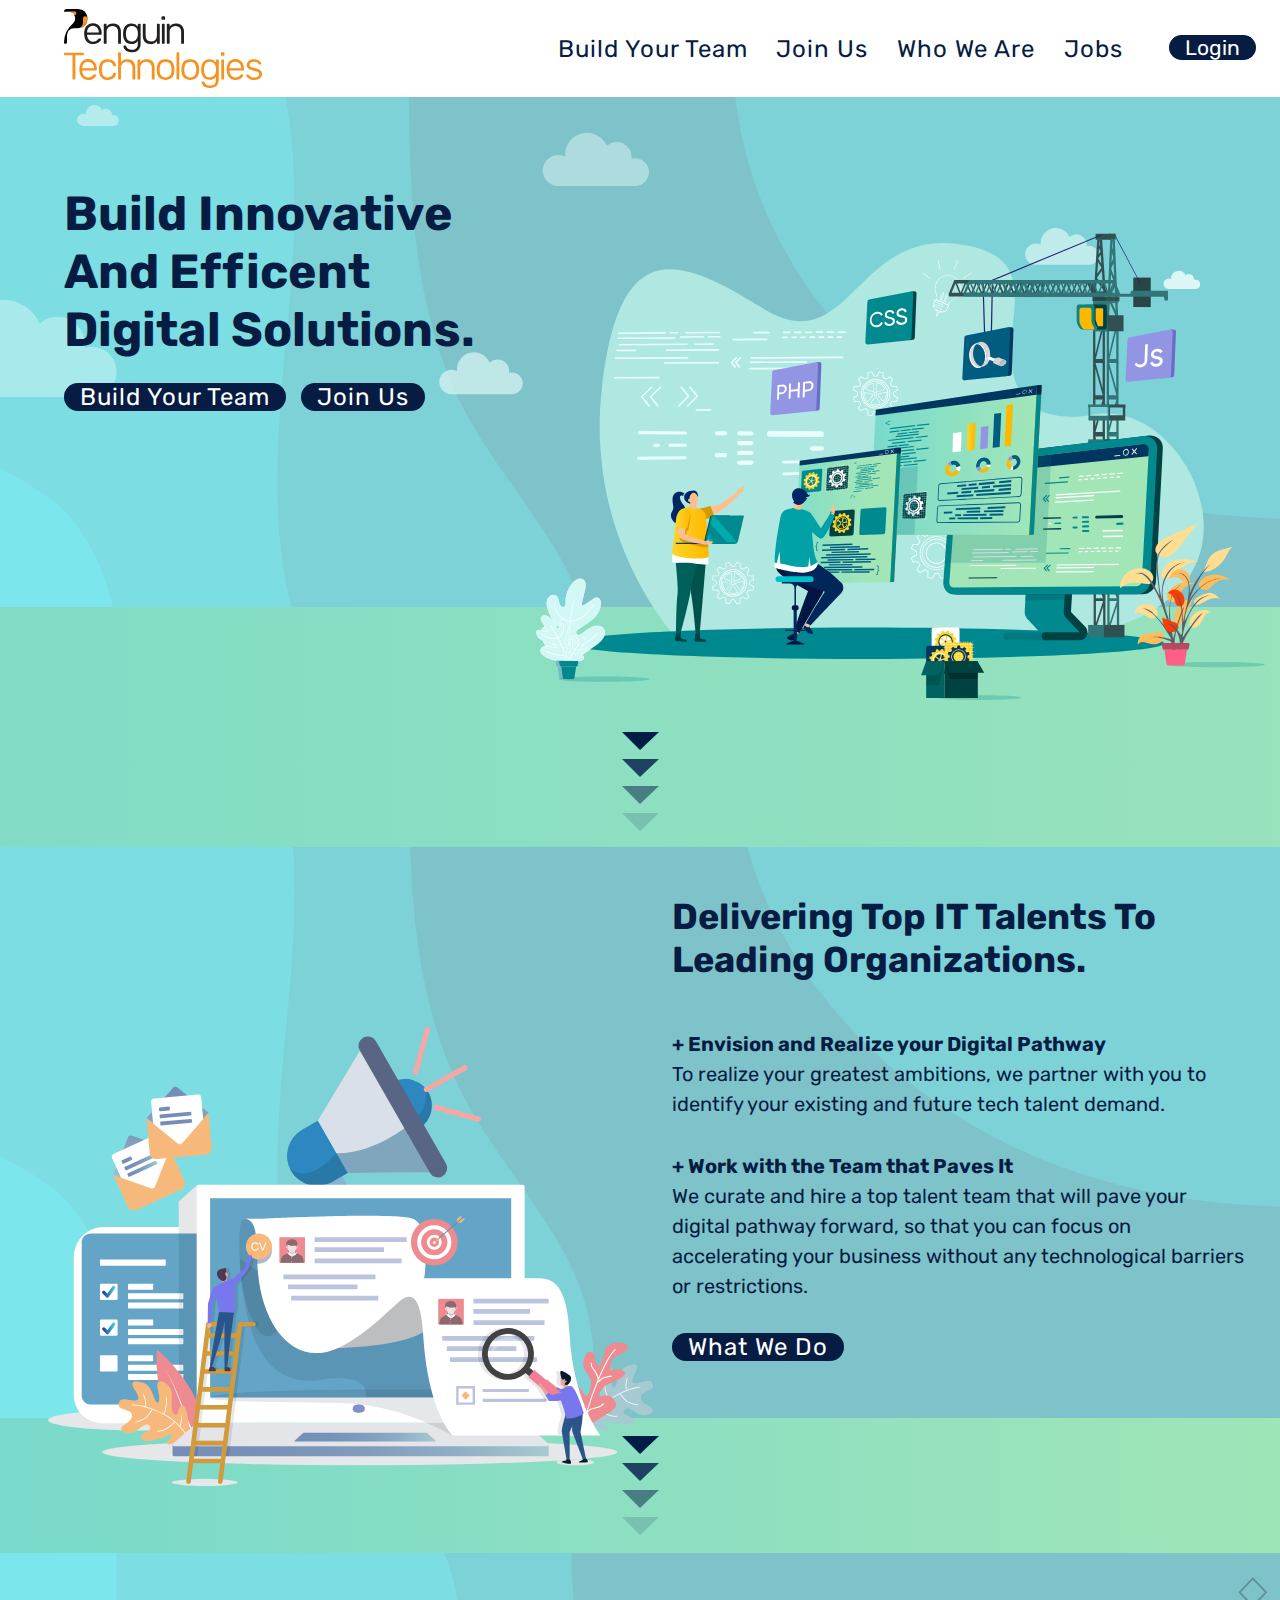
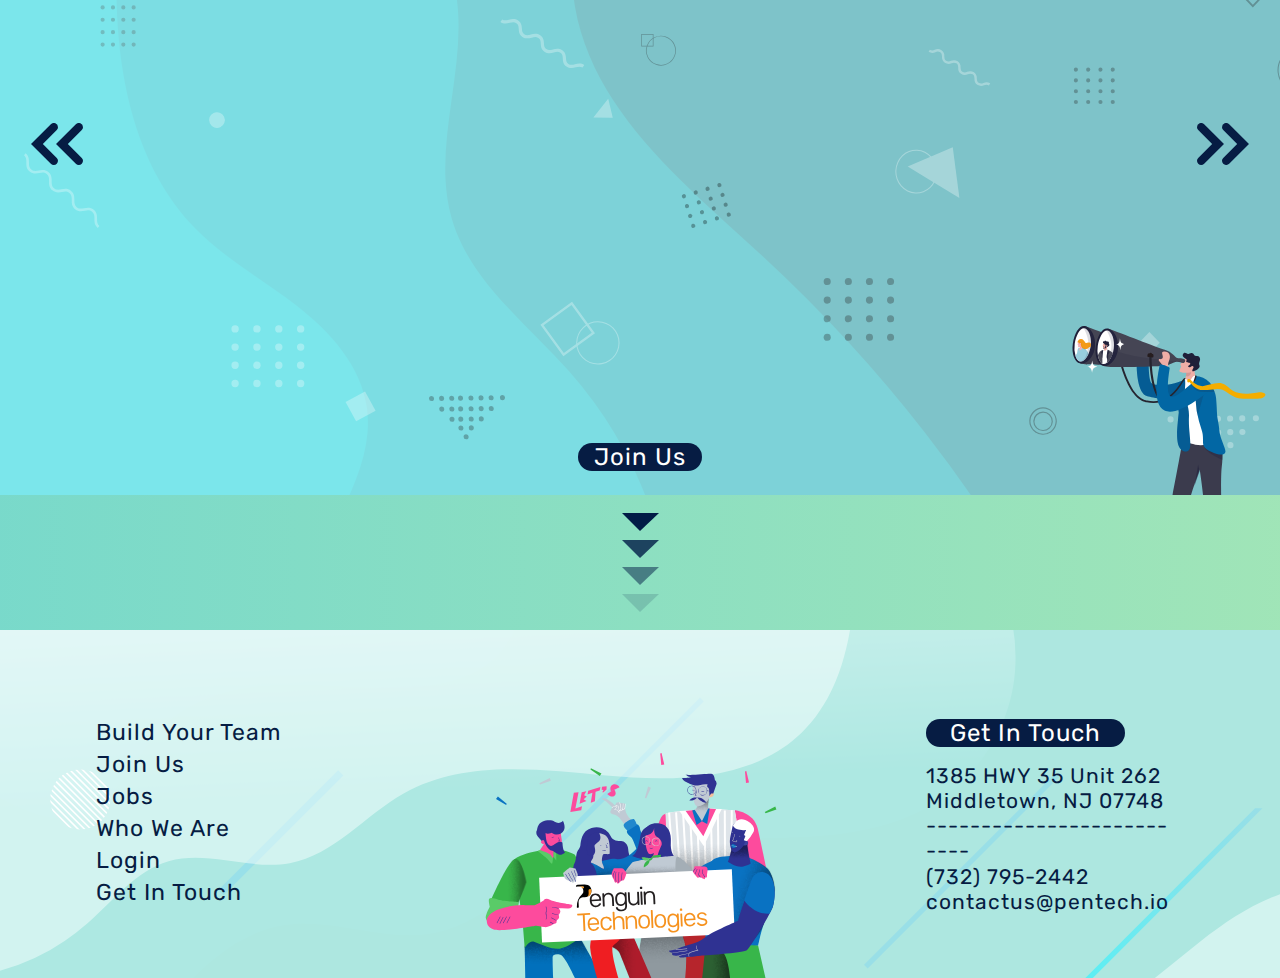
<file: index.html>
<!DOCTYPE html>
<html>

<head>
  <meta charset="utf-8">
  <meta http-equiv="X-UA-Compatible" content="IE=edge">
  <title>Home | Penguin Technologies LLC</title>
  <meta name="description" content="">
  <meta name="viewport" content="width=device-width, initial-scale=1">
  <!-- Remote style sheet -->
  <link rel="stylesheet" href="https://stackpath.bootstrapcdn.com/bootstrap/4.4.1/css/bootstrap.min.css"
    integrity="sha384-Vkoo8x4CGsO3+Hhxv8T/Q5PaXtkKtu6ug5TOeNV6gBiFeWPGFN9MuhOf23Q9Ifjh" crossorigin="anonymous">

  <!-- Local style sheet relative to workspace folder -->
  <link rel="stylesheet" href="stylesheets/style.css">
  <link rel="stylesheet" href="stylesheets/home.css">

</head>

<body class="bg-light-green">

  <div class="content position-relative">

    <!-- HEADER -->
    <nav class="navbar navbar-expand-lg bg-light-green navbar-light nav-height row no-gutters">
      <div class="col-4 row no-gutters logo-padding tablet-logo-width">
        <a class="navbar-brand RubikBold _display_1" href="index.html"><img class="max-width-100 max-height-100"
            src="./assets SVG/Desktop/01-landingpage/logo.svg" /></a>
      </div>

      <button class="navbar-toggler" type="button" id="sidenav_toggle">
        <span class="navbar-toggler-icon"></span>
      </button>

      <div class="collapse navbar-collapse ml-auto col-xl-7 col-8 tablet-menu-width" id="navToggle">
        <ul class="navbar-nav mt-2 mt-lg-0 row no-gutters ml-auto col-12 menu-padding-right justify-content-end">
          <li class="nav-item col-lg-4 row no-gutters build-your-team-nav">
            <a class="nav-link _display_1 RubikRegular text-dark-blue ml-auto mr-0" href="build-your-team.html"> Build
              Your Team </a>
          </li>
          <li class="nav-item col-lg-2 row no-gutters join-us-nav">
            <a class="nav-link _display_1 RubikRegular text-dark-blue ml-auto mr-0" href="join-us.html"> Join Us </a>
          </li>
          <li class="nav-item col-lg-3 row no-gutters who-we-are-nav">
            <a class="nav-link _display_1 RubikRegular text-dark-blue mx-auto" href="who-we-are.html"> Who We Are </a>
          </li>
          <li class="nav-item col-lg-1 row no-gutters jobs-nav">
            <a class="nav-link _display_1 RubikRegular text-dark-blue ml-auto mr-0" href="jobs.html"> Jobs </a>
          </li>
          <li class="nav-item col-lg-2 row no-gutters login-nav ml-3">
            <a class="nav-link rounded text-center login_text_display white-space-no-wrap RubikRegular text-dark-blue ml-auto"
              href="login.html"> <span class="bg-btn px-3 border-radius-25 text-white">Login</span> </a>
          </li>
        </ul>
      </div>
    </nav>


    <div class="bg-home">
      <!-- Section 1 -->

      <!-- DESKTOP-->
      <section class="section-1 d-lg-flex d-none position-relative">
        <div class="row no-gutters col-12 pl-3">
          <div class="col-7 mt-auto my-auto row no-gutters position-absolute left-0">
            <img class="max-width-100 max-height-100 mb-3 mt-2 mr-auto"
              src="./assets SVG/Desktop/01-landingpage/clouds.svg">
          </div>
          <div class="col-5 mt-5 pl-5 pt-3 position-relative">
            <h1 class="RubikBold _display_main_heading mt-4 ml-0 mb-4 row no-gutters text-dark-blue">Build Innovative
              And Efficent
              Digital Solutions. </h1>
            <a class=" no-gutters  rounded _display_2 RubikRegular ml-0 text-decoration-none  no-gutters"
              href="build-your-team.html"> <span class="bg-btn px-3 border-radius-25 text-white">Build Your Team</span>
            </a>
            <a class=" no-gutters  rounded _display_2 RubikRegular ml-2 text-decoration-none  no-gutter"
              href="join-us.html"> <span class="bg-btn px-3 border-radius-25 text-white">Join Us</span> </a>
          </div>

          <div class="col-7 mt-auto z-3 my-auto row no-gutters">
            <img class="max-width-100 max-height-100 mb-3 ml-auto mr-5"
              src="./assets SVG/Desktop/01-landingpage/illus-01.svg">
          </div>
        </div>

        <div class="position-absolute first-image-position bg-section-break row no-gutters w-100">
          <div class="section-arrow-bg bottom-0 bg-section-break row no-gutters w-100 py-3" style="
    height: 240px;
">
            <img class="mx-auto max-height-100 max-width-100 z-2 mt-auto"
              src="assets SVG/Desktop/01-landingpage/arrows.svg">
          </div>
        </div>
      </section>

      <!-- MOBILE -->
      <section class="row no-gutters section-mb-1 d-flex d-lg-none position-relative">

        <div class="mt-5 mx-auto hero-title">
          <span class="_display_7 RubikBold m-4 row no-gutters text-center text-dark-blue">Build Innovative And Efficent Digital
            Solutions. </span>
          <a class="nav-link text-center _display_2 RubikRegular row no-gutters bg-btn border-radius-25 mx-4 my-2"
            href="build-your-team.html"> <span class=" text-white py-2 _display_8">Build Your Team</span> </a>
          <a class="nav-link text-center _display_2 RubikRegular row no-gutters bg-btn border-radius-25 mx-4"
            href="join-us.html"> <span class=" text-white py-2 _display_8">Join Us</span> </a>
        </div>

        <div class="mt-auto z-3 row no-gutters w-100 position-relative" style="bottom: -70px;">
          <img class="max-width-100 max-height-100 mb-3 ml-auto" src="./assets SVG/Mobile/01-landingpage/illus-01.svg"
            style="width: 500px;">





        </div>

        <div class=" bottom-0 bg-section-break row no-gutters w-100" style="height: 155px;">
          <div class="position-relative section-arrow-bg w-100 py-2 row no-gutters">
            <img class="section-arrow mx-auto max-height-100 max-width-100 z-2 mt-5"
              src="./assets SVG/Mobile/01-landingpage/arrows.svg">
          </div>
        </div>

      </section>
      <!-- Section 2 -->

      <section class="row no-gutters section-2 d-lg-flex d-none position-relative">
        <div class="mx-auto row no-gutters col-12">

          <div class="col-6 row no-gutters position-relative pl-5">
            <div class="w-100 h-100 position-absolute row no-gutters second-image-position">
              <img class="max-width-100 max-height-100 mr-auto mt-auto"
                src="./assets SVG/Desktop/01-landingpage/illus-02.svg">
            </div>
          </div>


          <div class="col-6 py-4">
            <p class="_display_4 RubikBold m-4 px-2 text-dark-blue">Delivering Top IT Talents To Leading Organizations.
            </p>
            <p class="m-4 px-2 pt-4">
              <span class="row _display_5 RubikBold no-gutters text-dark-blue">+ Envision and Realize your Digital
                Pathway</span>
              <span class="row no-gutters _display_5 RubikRegular text-dark-blue"> To realize your greatest ambitions,
                we partner with
                you to identify your existing and future tech talent demand.</span>

              <span class="row _display_5 RubikBold no-gutters mt-4 pt-2 text-dark-blue">+ Work with the Team that Paves
                It</span>
              <span class="row no-gutters _display_5 RubikRegular text-dark-blue">We curate and hire a top talent team
                that will pave
                your digital pathway forward, so that you can focus on accelerating your business without any
                technological barriers or restrictions.</span>
            </p>
            <a class="nav-link rounded m-4 px-2 _display_2 RubikRegular row no-gutters" href="who-we-are.html"> <span
                class="bg-btn px-3 border-radius-25 text-white">What We Do</span> </a>
          </div>
        </div>

        <div class="section-arrow-bg bottom-0 bg-section-break row no-gutters w-100 py-3 bg-arrow-fix-height">
          <img class="mx-auto max-height-100 max-width-100 z-2" src="assets SVG/Desktop/01-landingpage/arrows.svg">
        </div>

      </section>

      <!-- MOBILE -->
      <section class="row no-gutters section-2-mb d-lg-none ">

        <div class="col-12 pt-4">
          <p class="_display_9 RubikBold m-4 px-2 text-dark-blue">Delivering Top IT Talents To Leading Organizations. </p>
          <p class="m-4 pl-2 pt-4 position-relative">
            <span class="_display_2 RubikBold position-absolute left-0 text-dark-blue"> + </span>
            <span class="ml-3 row _display_2 RubikBold no-gutters text-dark-blue"> Envision and Realize your Digital Pathway</span>
            <span class="row no-gutters _display_2 RubikRegular ml-3 mt-2 text-dark-blue"> To realize your greatest ambitions, we
              partner with you to identify your existing and future tech talent demand.</span>


            <span class="_display_2 RubikBold position-absolute left-0 mt-3 text-dark-blue"> + </span>
            <span class="row _display_2 RubikBold no-gutters pt-2 ml-3 mt-2 text-dark-blue">Work with the Team that Paves It</span>
            <span class="row no-gutters _display_2 RubikRegular mt-2 ml-3 text-dark-blue">We curate and hire a top talent team that
              will pave your digital pathway forward, so that you can focus on accelerating your business without any
              technological barriers or restrictions.</span>
          </p>
          <a class="nav-link text-center _display_2 RubikRegular row no-gutters bg-btn border-radius-25 mx-4"
            href="who-we-are.html"> <span class=" text-white py-2 _display_8">What We Do</span> </a>
        </div>

        <div class="col-12 row no-gutters position-relative">
          <img class="max-width-100 max-height-100 mx-sm-auto mt-auto position-relative px-4 z-3"
            src="./assets SVG/Mobile/01-landingpage/illus-02.svg" style="bottom: -12%;">
        </div>

        <div class="section-arrow-bg bottom-0 bg-section-break row no-gutters w-100 py-2" style="height: 130px;">
          <div class="position-relative section-arrow-bg w-100 py-2 row no-gutters">
            <img class="section-arrow mx-auto max-height-100 max-width-100 z-2 mt-4"
              src="./assets SVG/Mobile/01-landingpage/arrows.svg">
          </div>
        </div>

      </section>

      <!-- Section 3 -->

      <section class="row no-gutters section-3 position-relative">
        <div class="position-absolute row no-gutters section-3-true-height section-3-true-width z-3 left-arrow"
          id="left-arrow">
          <img class="my-auto mx-auto max-width-inherit" id="left-arrow"
            src="./assets SVG/Desktop/01-landingpage/ic-arrow-left.svg">
        </div>

        <div class="carousal section-3-true-height position-relative mx-2 px-5" id="carousal">

        </div>

        <div class="carousal section-3-true-height position-relative mx-2 px-1" id="carousal_mobile">

        </div>
        <div class="position-absolute section-3-true-height z-2 w-100 overflow-hidden">
          <img class=" h-100 z-2 p-4 z-2" src="./assets SVG/Desktop/backgrounds/overlay.svg">
        </div>

        <div class="position-absolute row no-gutters w-100 section-3-true-height mobile-d-none">
          <a class="bottom-0 _display_2 RubikRegular mb-4 mx-auto mt-auto" href="join-us.html"> <span
              class="mx-auto bg-btn px-3 border-radius-25 text-white bottom-0 z-3 position-relative">Join Us</span> </a>
        </div>



        <div class="position-absolute w-100 section-3-true-height">
          <div class="position-relative w-100 h-100">

            <div class="mobile-person-svg-container">
              <img class="position-absolute bottom-0 right-0 z-3"
                src="./assets SVG/Desktop/01-landingpage/illus-binacular.svg" />
            </div>
          </div>
        </div>
        <div class="position-absolute row no-gutters section-3-true-height section-3-true-width z-3 right-arrow" id="">
          <img class="my-auto mx-auto max-width-inherit" id="right-arrow"
            src="./assets SVG/Desktop/01-landingpage/ic-arrow-right.svg">
        </div>

        <div class="section-arrow-bg bottom-0 bg-section-break row no-gutters w-100 pt-3 pb-3 d-lg-flex d-none bg-arrow-fix-height">
          <img class="mx-auto max-height-100 max-width-100 z-2" src="./assets SVG/Desktop/01-landingpage/arrows.svg">
        </div>

        <div class=" bottom-0 bg-section-break row no-gutters w-100 d-lg-none " style="height: 110px;">
          <div class="position-relative section-arrow-bg w-100 py-2 row no-gutters">
            <img class="section-arrow mx-auto max-height-100 max-width-100 z-2 mt-2"
              src="./assets SVG/Mobile/01-landingpage/arrows.svg">
          </div>
        </div>
      </section>



    </div>
    <!-- Footer -->

    <section class="row no-gutters footer d-lg-flex d-none">

      <div class="row no-gutters col-12">
        <div class="col-4">
          <ul class="nav flex-column p-5 mx-5 mt-5">
            <li class="">
              <a class="footer-links RubikRegular mx-auto text-dark-blue" href="build-your-team.html"> Build Your Team
              </a>
            </li>
            <li class="mt-1">
              <a class="footer-links RubikRegular mx-auto text-dark-blue" href="join-us.html"> Join Us </a>
            </li>
            <li class="mt-1">
              <a class="footer-links RubikRegular mx-auto text-dark-blue" href="jobs.html"> Jobs </a>
            </li>
            <li class="mt-1">
              <a class="footer-links RubikRegular mx-auto text-dark-blue" href="who-we-are.html"> Who We Are </a>
            </li>
            <li class="mt-1">
              <a class="footer-links RubikRegular mx-auto text-dark-blue" href="login.html"> Login </a>
            </li>
            <li class="mt-1">
              <a class="footer-links RubikRegular mx-auto text-dark-blue" href="get-in-touch.html"> Get In Touch </a>
            </li>
          </ul>

        </div>

        <div class="col-4 position-relative">
          <div class="row no-gutters h-100">
            <img src="./assets SVG/Desktop/01-landingpage/illus-footer.svg" class="mt-auto mx-auto">

          </div>
        </div>

        <div class="col-4 d-flex align-items-end">
          <div class="col-12 d-flex justify-content-end">
            <ul class="nav flex-column mx-5 mt-5 p-5 align-items-start">
              <li class="row no-gutters">
                <a class="_display_1 RubikRegular text-white bg-btn border-radius-25 px-4" href="get-in-touch.html">
                  Get
                  In Touch </a>
              </li>
              <li class="row no-gutters pt-3">
                <p class="_display_1 RubikRegular text-dark-blue" href="#">
                  <span class="footer-address RubikRegular mx-auto text-dark-blue row no-gutters">1385 HWY 35
                    Unit 262</span>
                  <span class="row no-gutters footer-address">Middletown, NJ 07748</span>
                  <span class="row no-gutters footer-address">--------------------------</span>
                  <span class="row no-gutters footer-address"> (732) 795-2442 </span>
                  <span class="row no-gutters footer-address">contactus@pentech.io</span>
                </p>
              </li>
            </ul>
          </div>

        </div>
      </div>

    </section>

    <!-- Mobile Footer -->
    <section class="row no-gutters footer-mb d-lg-none ">

      <div class="no-gutters col-12 mt-5">
        <div class="col-12 mt-4">
          <ul class="nav">
            <li class="px-4 py-2 w-100">
              <a class="_display_1 RubikRegular mx-auto text-dark-blue" href="build-your-team.html"> Build Your Team
              </a>
            </li>
            <li class="px-4 py-2 w-100">
              <a class="_display_1 RubikRegular mx-auto text-dark-blue" href="join-us.html"> Join Us </a>
            </li>
            <li class="px-4 py-2 w-100">
              <a class="_display_1 RubikRegular mx-auto text-dark-blue" href="jobs.html"> Jobs </a>
            </li>
            <li class="px-4 py-2 w-100">
              <a class="_display_1 RubikRegular mx-auto text-dark-blue" href="who-we-are.html"> Who We Are </a>
            </li>
            <li class="px-4 py-2 w-100">
              <a class="_display_1 RubikRegular mx-auto text-dark-blue" href="login.html"> Login </a>
            </li>
            <li class="mx-4 my-4 py-2 w-100 text-center bg-btn border-radius-25">
              <a class="_display_1 RubikRegular mx-auto text-white" href="get-in-touch.html"> Get In Touch </a>
            </li>
          </ul>

        </div>
        <div class="row no-gutters">

          <ul class="nav mx-auto text-center">

            <li class="row no-gutters pt-3">
              <p class="_display_1 RubikRegular text-dark-blue text-center row no-gutters" href="#">
                <span class="_display_5 RubikRegular w-100 text-center text-dark-blue">1385 HWY 35 Unit 262</span>
                <span class="w-100 text-center _display_5">Middletown, NJ 07748</span>
                <span class="_display_5 w-100 text-center">--------------------------</span>
                <span class="w-100 text-center _display_5 mx-auto"> (732) 795-2442 </span>
                <span class="w-100 text-center _display_5">contactus@pentech.io</span>
              </p>
            </li>
          </ul>
        </div>
      </div>


      <div class="col-12 row no-gutters">
        <img class="mx-auto mt-auto max-width-100 max-height-100"
          src="./assets SVG/Mobile/01-landingpage/illus-footer.svg" />
      </div>
    </section>

  </div>

  <div class="sidenav-container collapse">
    <!-- Sidebar-->
    <div class="border-end row no-gutters w-100 ml-auto sidenav-bg sidenav" id="sidebar-wrapper">

      <div class="list-group list-group-flush w-100 sidenav-bg pt-5">
        <a class="list-group-item list-group-item-action list-group-item-light p-4  _display_1 RubikRegular sidenav-bg border-0"
          href="./build-your-team.html">Build Your Team</a>
        <a class="list-group-item list-group-item-action list-group-item-light p-4  _display_1 RubikRegular sidenav-bg border-0"
          href="./join-us.html">Join Us</a>
        <a class="list-group-item list-group-item-action list-group-item-light p-4  _display_1 RubikRegular sidenav-bg border-0"
          href="./who-we-are.html">Who We Are</a>
        <a class="list-group-item list-group-item-action list-group-item-light p-4  _display_1 RubikRegular sidenav-bg border-0"
          href="./jobs.html">Jobs</a>
        <a class="list-group-item list-group-item-action list-group-item-light p-5  _display_1 RubikRegular sidenav-bg border-0"
          href="./login.html">
          <p class="_display_1 RubikRegular bg-btn border-radius-25 px-5 py-3 text-white text-center">Login</p>
        </a>
      </div>
    </div>
  </div>

  <!-- jQuery first, then Popper.js, then Bootstrap JS -->
  <script src="https://code.jquery.com/jquery-3.6.0.js" integrity="sha256-H+K7U5CnXl1h5ywQfKtSj8PCmoN9aaq30gDh27Xc0jk="
    crossorigin="anonymous"></script>
  <script src="https://cdn.jsdelivr.net/npm/popper.js@1.16.0/dist/umd/popper.min.js"
    integrity="sha384-Q6E9RHvbIyZFJoft+2mJbHaEWldlvI9IOYy5n3zV9zzTtmI3UksdQRVvoxMfooAo"
    crossorigin="anonymous"></script>
  <script src="https://stackpath.bootstrapcdn.com/bootstrap/4.4.1/js/bootstrap.min.js"
    integrity="sha384-wfSDF2E50Y2D1uUdj0O3uMBJnjuUD4Ih7YwaYd1iqfktj0Uod8GCExl3Og8ifwB6"
    crossorigin="anonymous"></script>
  <!-- Local Scripts -->
  <script src="js/scripts.js"></script>
  <script src="js/sidenav.js"></script>
</body>

</html>
</file>
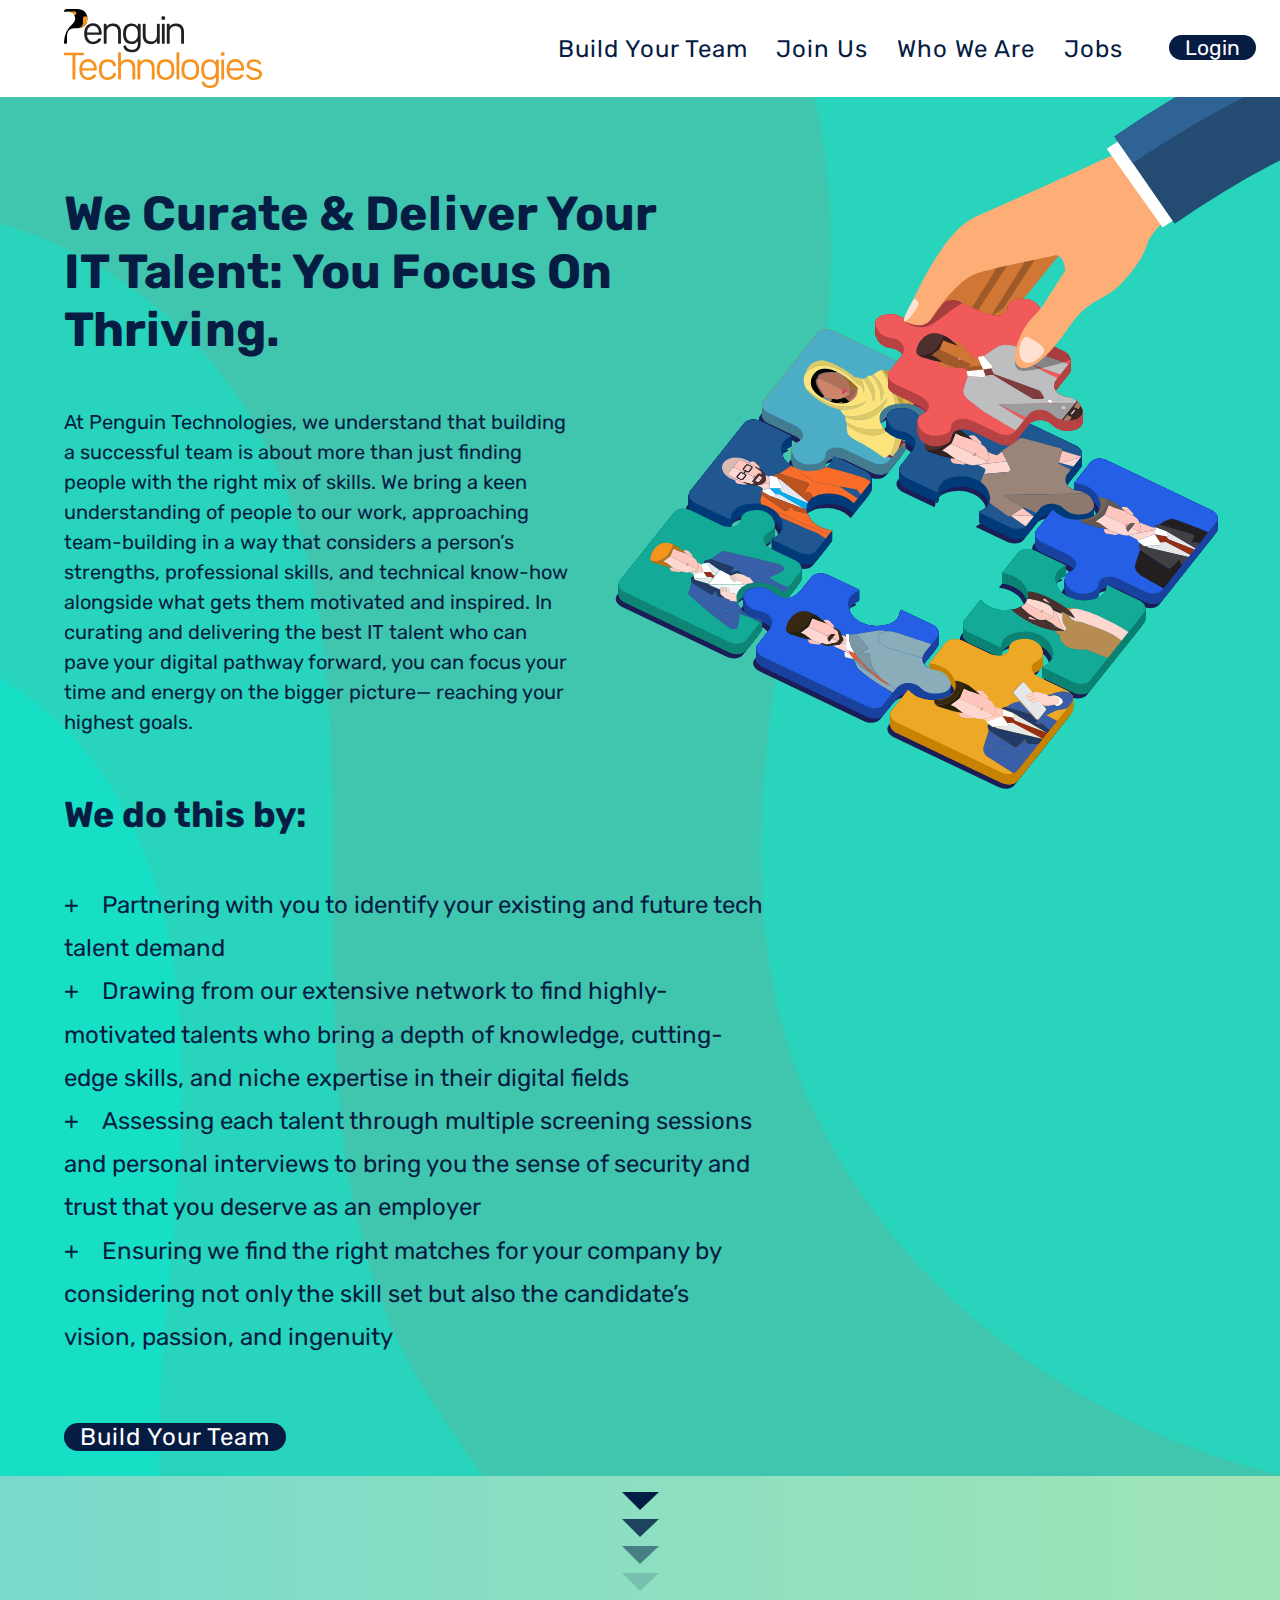
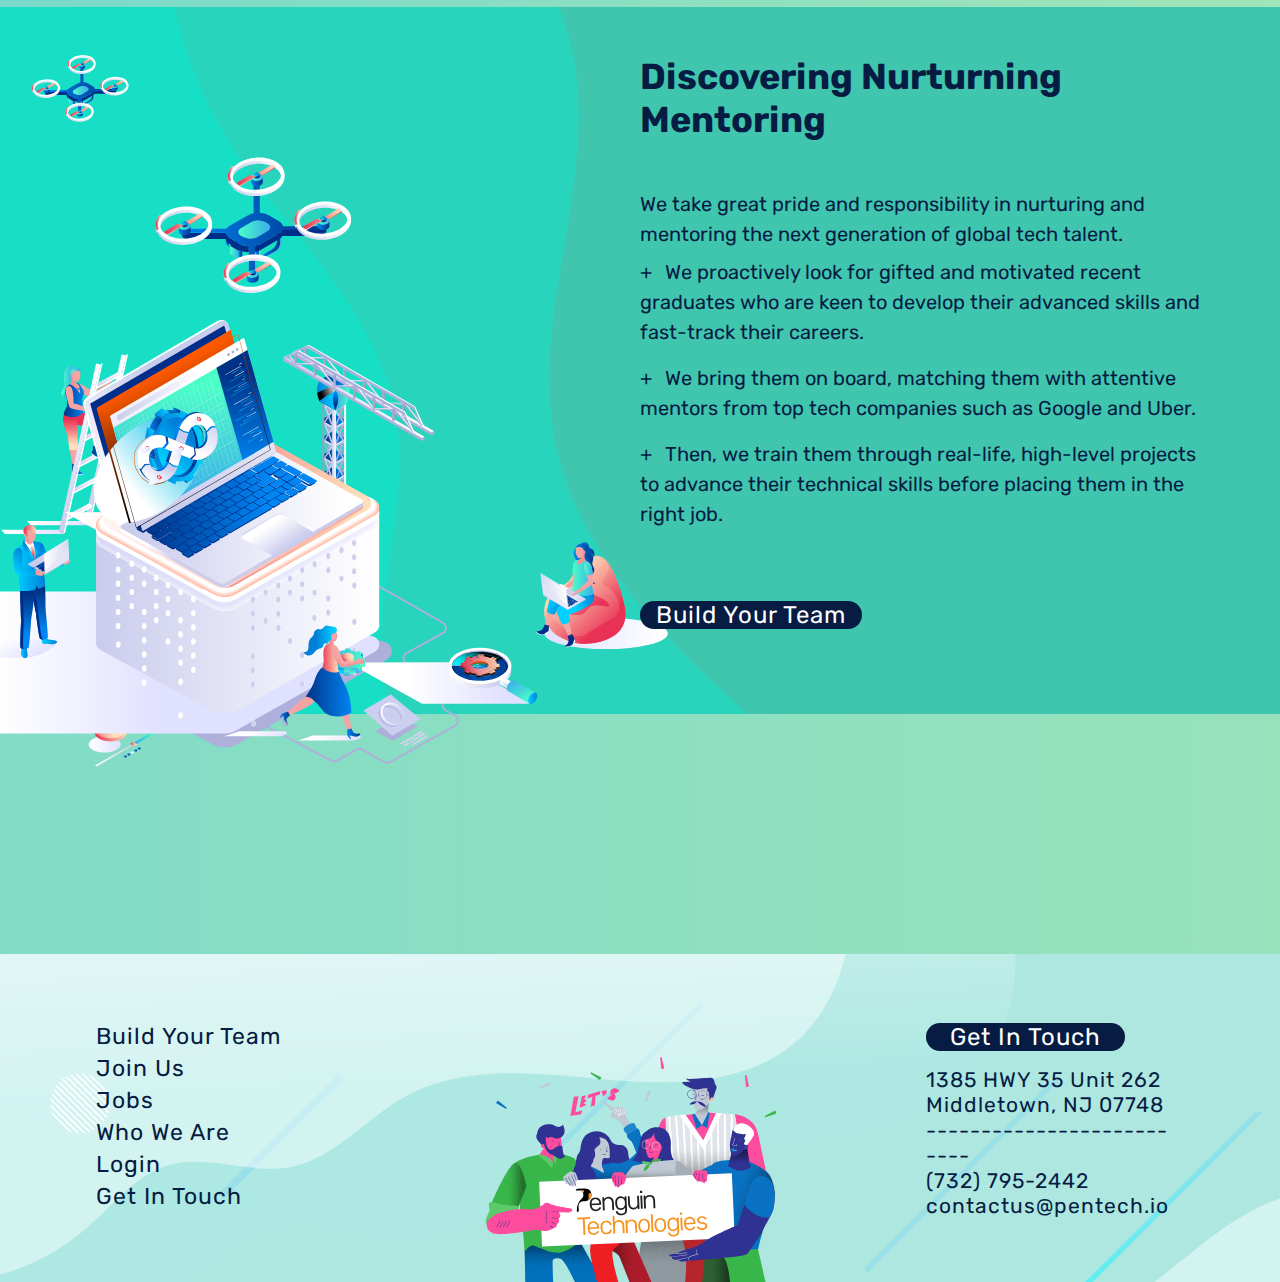
<file: build-your-team.html>
<!DOCTYPE html>
<html>

<head>
  <meta charset="utf-8">
  <meta http-equiv="X-UA-Compatible" content="IE=edge">
  <title>Build Your Team | Penguin Technologies LLC</title>
  <meta name="description" content="">
  <meta name="viewport" content="width=device-width, initial-scale=1">
  <link rel="stylesheet" href="https://stackpath.bootstrapcdn.com/bootstrap/4.4.1/css/bootstrap.min.css"
    integrity="sha384-Vkoo8x4CGsO3+Hhxv8T/Q5PaXtkKtu6ug5TOeNV6gBiFeWPGFN9MuhOf23Q9Ifjh" crossorigin="anonymous">

  <!-- Local style sheet relative to workspace folder -->
  <link rel="stylesheet" href="stylesheets/style.css">
  <link rel="stylesheet" href="stylesheets/buiild-your-team.css">
</head>

<body class="bg-light-green">

  <div class="content position-relative bg-build-ur-team">
    <!-- HEADER -->
    <nav class="navbar navbar-expand-lg bg-light-green navbar-light nav-height row no-gutters">
      <div class="col-4 row no-gutters logo-padding tablet-logo-width">
        <a class="navbar-brand RubikBold _display_1" href="index.html"><img class="max-width-100 max-height-100"
            src="./assets SVG/Desktop/01-landingpage/logo.svg" /></a>
      </div>

      <button class="navbar-toggler" type="button" id="sidenav_toggle">
        <span class="navbar-toggler-icon"></span>
      </button>

      <div class="collapse navbar-collapse ml-auto col-xl-7 col-8 tablet-menu-width" id="navToggle">
        <ul class="navbar-nav mt-2 mt-lg-0 row no-gutters ml-auto col-12 menu-padding-right justify-content-end">
          <li class="nav-item col-lg-4 row no-gutters build-your-team-nav">
            <a class="nav-link _display_1 RubikRegular text-dark-blue ml-auto mr-0" href="build-your-team.html"> Build
              Your Team </a>
          </li>
          <li class="nav-item col-lg-2 row no-gutters join-us-nav">
            <a class="nav-link _display_1 RubikRegular text-dark-blue ml-auto mr-0" href="join-us.html"> Join Us </a>
          </li>
          <li class="nav-item col-lg-3 row no-gutters who-we-are-nav">
            <a class="nav-link _display_1 RubikRegular text-dark-blue mx-auto" href="who-we-are.html"> Who We Are </a>
          </li>
          <li class="nav-item col-lg-1 row no-gutters jobs-nav">
            <a class="nav-link _display_1 RubikRegular text-dark-blue ml-auto mr-0" href="jobs.html"> Jobs </a>
          </li>
          <li class="nav-item col-lg-2 row no-gutters login-nav ml-3">
            <a class="nav-link rounded text-center login_text_display white-space-no-wrap RubikRegular text-dark-blue ml-auto"
              href="login.html"> <span class="bg-btn px-3 border-radius-25 text-white">Login</span> </a>
          </li>
        </ul>
      </div>
    </nav>


    <!-- Section 1 -->

    <section class="section-1 d-lg-block d-none">

      <div class="mx-5 max-width-1366px">
        <div class="col-7 mt-auto z-3 my-auto row no-gutters position-absolute right-0 pr-0">
          <img class="max-width-100 max-height-100 mb-3 ml-auto mr-0"
            src="./assets SVG/Desktop/05-buildyourteam/illus-01.svg">
        </div>
        <div class="row no-gutters col-7 pl-3 pr-5 pt-5 pb-4">
          <span class="_display_main_heading RubikBold my-4 mr-4 ml-0 pt-3 text-dark-blue">We Curate & Deliver Your IT
            Talent: You Focus On Thriving.
          </span>
        </div>


        <div class="row no-gutters col-6 pl-3 pr-5">
          <p class="_display_5 RubikRegular ml-0 mr-4 text-dark-blue">At Penguin Technologies, we understand that
            building a successful
            team is about more than just finding people with the right mix of skills. We bring a keen understanding of
            people to our work, approaching team-building in a way that considers a person’s strengths, professional
            skills, and technical know-how alongside what gets them motivated and inspired. In curating and delivering
            the best IT talent who can pave your digital pathway forward, you can focus your time and energy on the
            bigger picture— reaching your highest goals.</p>
        </div>


        <div class="row no-gutters col-7 pl-3 pr-5 pyy-2">
          <span class="_display_4 RubikBold my-4 ml-0 mr-4 pt-3 text-dark-blue">We do this by:</span>
        </div>


        <div class="row no-gutters col-8 pl-3 pr-5 pt-4">
          <p class="_display_1 RubikRegular ml-0 mr-4 text-dark-blue">
            <span class="RubikRegular _display_points pr-3 py-3">+</span> <span
              class="_display_points RubikRegular py-3">
              Partnering with you to identify your existing and future tech talent demand</span> <br />
            <span class="RubikRegular _display_points pr-3 py-3">+</span> <span
              class="_display_points RubikRegular py-3"> Drawing
              from our extensive network to find highly-motivated talents who bring a depth of knowledge, cutting-edge
              skills, and niche expertise in their digital fields</span><br />
            <span class="RubikRegular _display_points pr-3 py-3">+</span> <span
              class="_display_points RubikRegular py-3">
              Assessing each talent through multiple screening sessions and personal interviews to bring you the sense
              of security and trust that you deserve as an employer</span><br />
            <span class="RubikRegular _display_points pr-3 py-3">+</span> <span
              class="_display_points RubikRegular py-3"> Ensuring
              we find the right matches for your company by considering not only the skill set but also the candidate’s
              vision, passion, and ingenuity</span><br />
          </p>


          <div class="pt-4 my-4 mr-4 ml-0">
            <a class="rounded text-center _display_2 RubikRegular ml-auto" href="get-in-touch.html"> <span
                class="bg-btn px-3 border-radius-25 text-white">Build Your Team</span> </a>
          </div>
        </div>

      </div>
      <div class="section-arrow-bg bottom-0 bg-section-break row no-gutters w-100 py-3">
        <img class="mx-auto max-height-100 max-width-100 z-2" src="assets SVG/Desktop/01-landingpage/arrows.svg">
      </div>
    </section>


    <!-- Mobile -->
    <section class="section-1-m  d-lg-none ">

      <div class="px-2 mx-auto px-4 pt-5 row no-gutters hero-title">
        <span class="_display_9 RubikBold text-center pt-4 w-100 text-center text-dark-blue">We Curate &amp; Deliver Your IT Talent:
          You Focus On Thriving. </span>
      </div>

      <div class="mt-auto z-3 row no-gutters w-100 position-relative right-0 min-height-450">
        <img class="max-width-100 max-height-100 mb-3 ml-auto" src="./assets SVG/Mobile/05-buildyourteam/illus-01.svg">
      </div>

      <div class="px-2">
        <p class="mb-0 _display_2 RubikRegular mx-4 text-center text-dark-blue">At Penguin Technologies, we understand that building a
          successful team is about more than just finding people with the right mix of skills. We bring a keen
          understanding of people to our work, approaching team-building in a way that considers a person’s strengths,
          professional skills, and technical know-how alongside what gets them motivated and inspired. In curating and
          delivering the best IT talent who can pave your digital pathway forward, you can focus your time and energy on
          the bigger picture— reaching your highest goals.</p>
      </div>



      <div class="px-2 py-3">
        <span class="_display_9 RubikBold mx-4 pt-2 text-dark-blue">We do this by:</span>
      </div>


      <div class="row no-gutters">
        <p class="mx-4 pl-2 position-relative text-dark-blue">
          <span class="_display_2_plus RubikRegular position-absolute left-0"> + </span>
          <span class="ml-3 row _display_2_plus RubikRegular no-gutters"> Partnering with you to identify your existing
            and future tech talent demand</span> <br>


          <span class="_display_2_plus RubikRegular position-absolute left-0"> + </span>
          <span class="ml-3 row _display_2_plus RubikRegular no-gutters"> Drawing from our extensive network to find
            highly-motivated talents who bring a depth of knowledge, cutting-edge skills, and niche expertise in their
            digital fields</span>

          <span class="_display_2 RubikRegular position-absolute left-0 mt-3"> + </span>
          <span class="ml-3 row _display_2_plus RubikRegular py-3 no-gutters"> Assessing each talent through multiple
            screening sessions and personal interviews to bring you the sense of security and trust that you deserve as
            an employer</span>

          <span class="_display_2 RubikRegular position-absolute left-0 mt-3"> + </span>
          <span class="ml-3 row _display_2_plus RubikRegular py-3 no-gutters"> Ensuring we find the right matches for
            your company by considering not only the skill set but also the candidate’s vision, passion, and
            ingenuity</span>

        </p>


        <div class="pt-2 w-100 px-5">
          <a class="text-center _display_2 RubikRegular py-2 w-100 row no-gutters bg-btn bg-btn px-3 border-radius-25"
            href="get-in-touch.html"> <span class="text-center text-white w-100">Build Your Team</span> </a>
        </div>
        <div class=" bottom-0 bg-section-break row no-gutters w-100 mt-5" style="height: 120px;">
          <div class="position-relative section-arrow-bg w-100 py-2 row no-gutters">
            <img class="section-arrow mx-auto max-height-100 max-width-100 z-2 mt-auto mb-auto"
              src="./assets SVG/Mobile/05-buildyourteam/arrows.svg">
          </div>
        </div>
      </div>


    </section>
    <!-- Section 2 -->

    <section class="section-2 row d-lg-flex d-none no-gutters">

      <div class="mx-auto max-width-1366px row no-gutters">
        <div class="col-7 mt-auto my-auto row no-gutters position-absolute left-3 d-flex flex-column pl-0 pt-5 z-1">
          <img class="max-width-100 max-height-100 mb-3 mr-auto ml-5 pl-3"
            src="./assets SVG/Desktop/05-buildyourteam/drones.svg">
          <img class="max-width-1366px max-height-100 mb-3 ml-0 mr-auto ipad-margin  position-relative z-2"
            src="./assets SVG/Desktop/05-buildyourteam/illus-02.svg">
        </div>


        <div class="col-6 position-absolute pr-5">

          <div class="row no-gutters ml-auto pl-0 pr-4 pt-5 pb-0">
            <span class="_display_4 RubikBold ml-0 mr-5 text-dark-blue">Discovering Nurturning Mentoring </span>
          </div>
          <div class="row no-gutters pr-4 pt-5">
            <p class="_display_5 RubikRegular text-dark-blue">
              <span class="_display_5 RubikRegular py-3">We take great pride and responsibility in nurturing and
                mentoring the next generation of global tech talent. </span> <br />
              <span class="row no-gutters d-block py-2">
                <span class="RubikRegular _display_5 pr-2">+</span> <span class="_display_5 RubikRegular"> We
                  proactively
                  look for gifted and motivated recent graduates who are keen to develop their advanced skills and
                  fast-track their careers. </span>
              </span>
              <span class="row no-gutters d-block py-2">
                <span class="RubikRegular _display_5 pr-2">+</span> <span class="_display_5 RubikRegular"> We bring them
                  on board, matching them with attentive mentors from top tech companies such as Google and Uber.
                </span>
              </span>
              <span class="row no-gutters d-block py-2">
                <span class="RubikRegular _display_5 pr-2">+</span> <span class="_display_5 RubikRegular"> Then, we
                  train
                  them through real-life, high-level projects to advance their technical skills before placing them in
                  the right job.</span>
              </span>
            </p>

          </div>


          <div class="position-relative z-2">
            <div class="mt-5">
              <a class="rounded text-center _display_2 RubikRegular ml-auto" href="get-in-touch.html"> <span
                  class="bg-btn px-3 border-radius-25 text-white">Build Your Team</span> </a>
            </div>
          </div>

        </div>

      </div>
      <div class="position-absolute bottom-328 bg-section-break row no-gutters w-100">
        <div class="position-relative col-12" style="min-height: 240px;">

        </div>
      </div>

    </section>


    <!-- Mobile -->
    <section class="section-2-m d-lg-none position-relative">

      <div class="">

        <div class="mt-auto z-3 row no-gutters w-100 position-absolute right-0 drones-top">
          <img class="max-width-100 max-height-100 ml-auto mb-3 mr-2"
            src="./assets SVG/Mobile/05-buildyourteam/drones.svg">
        </div>
        <div class="row no-gutters ml-auto pt-5 pb-4">
          <span class="_display_9 RubikBold mx-4 text-dark-blue">Discovering
            Nurturning <br />
            &amp; Mentoring </span>
        </div>

      </div>

      <div class="col-12 p-0">


        <div class="row no-gutters px-4">
          <p class="_display_2_plus RubikRegular text-dark-blue">
            <span class="_display_2_plus RubikRegular py-3">We take great pride and responsibility in nurturing and
              mentoring the next generation of global tech talent. </span>
          </p>


          <p class="pl-2 position-relative py-3 text-dark-blue">
            <span class="_display_2_plus RubikRegular position-absolute left-0"> + </span>
            <span class="ml-3 row _display_2_plus RubikRegular no-gutters"> We proactively look for gifted and
              motivated recent graduates who are keen to develop their advanced skills and fast-track their careers.
            </span>


            <span class="_display_2_plus RubikRegular position-absolute left-0"> + </span>
            <span class="ml-3 row _display_2_plus RubikRegular no-gutters"> We bring them on board, matching them with
              attentive mentors from top tech companies such as Google and Uber. </span>


            <span class="_display_2_plus RubikRegular position-absolute left-0 mt-3"> + </span>
            <span class="ml-3 row _display_2_plus RubikRegular py-3 no-gutters"> Then, we train them through real-life,
              high-level projects to advance their technical skills before placing them in the right job.</span>

          </p>


        </div>

        <div class="pt-2 w-100 px-3">
          <a class="text-center _display_2 RubikRegular py-2 w-100 row no-gutters bg-btn bg-btn px-3 border-radius-25"
            href="get-in-touch.html"> <span class="text-center text-white w-100">Build Your Team</span> </a>
        </div>
        <div class="mt-5 z-3 row no-gutters w-100 position-absolute left-3">
          <img class="max-width-100 max-height-100 mb-3 ml-0 mr-auto ipad-second-image-width"
            src="./assets SVG/Mobile/05-buildyourteam/illus-02.svg">
        </div>


      </div>
      <div class="position-absolute bottom-0 bg-section-break row no-gutters w-100">
        <div class="position-relative col-12" style="min-height: 240px;">
          <img class="w-100 h-100" src="./assets SVG/Mobile/05-buildyourteam/bg-arrow-01.svg">

        </div>
      </div>
    </section>

    <!-- Footer -->

    <section class="row no-gutters footer d-lg-flex d-none">

      <div class="row no-gutters col-12">
        <div class="col-4">
          <ul class="nav flex-column p-5 mx-5 mt-5">
            <li class="">
              <a class="footer-links RubikRegular mx-auto text-dark-blue" href="build-your-team.html"> Build Your Team
              </a>
            </li>
            <li class="mt-1">
              <a class="footer-links RubikRegular mx-auto text-dark-blue" href="join-us.html"> Join Us </a>
            </li>
            <li class="mt-1">
              <a class="footer-links RubikRegular mx-auto text-dark-blue" href="jobs.html"> Jobs </a>
            </li>
            <li class="mt-1">
              <a class="footer-links RubikRegular mx-auto text-dark-blue" href="who-we-are.html"> Who We Are </a>
            </li>
            <li class="mt-1">
              <a class="footer-links RubikRegular mx-auto text-dark-blue" href="login.html"> Login </a>
            </li>
            <li class="mt-1">
              <a class="footer-links RubikRegular mx-auto text-dark-blue" href="get-in-touch.html"> Get In Touch </a>
            </li>
          </ul>

        </div>

        <div class="col-4 position-relative">
          <div class="row no-gutters h-100">
            <img src="./assets SVG/Desktop/01-landingpage/illus-footer.svg" class="mt-auto mx-auto">

          </div>
        </div>

        <div class="col-4 d-flex align-items-end">
          <div class="col-12 d-flex justify-content-end">
            <ul class="nav flex-column mx-5 mt-5 p-5 align-items-start">
              <li class="row no-gutters">
                <a class="_display_1 RubikRegular text-white bg-btn border-radius-25 px-4" href="get-in-touch.html">
                  Get
                  In Touch </a>
              </li>
              <li class="row no-gutters pt-3">
                <p class="_display_1 RubikRegular text-dark-blue" href="#">
                  <span class="footer-address RubikRegular mx-auto text-dark-blue row no-gutters">1385 HWY 35
                    Unit 262</span>
                  <span class="row no-gutters footer-address">Middletown, NJ 07748</span>
                  <span class="row no-gutters footer-address">--------------------------</span>
                  <span class="row no-gutters footer-address"> (732) 795-2442 </span>
                  <span class="row no-gutters footer-address">contactus@pentech.io</span>
                </p>
              </li>
            </ul>
          </div>

        </div>
      </div>

    </section>

    <!-- Mobile Footer -->
    <section class="row no-gutters footer-mb d-lg-none ">

      <div class="no-gutters col-12 mt-5">
        <div class="col-12 mt-4">
          <ul class="nav">
            <li class="px-4 py-2 w-100">
              <a class="_display_1 RubikRegular mx-auto text-dark-blue" href="build-your-team.html"> Build Your Team
              </a>
            </li>
            <li class="px-4 py-2 w-100">
              <a class="_display_1 RubikRegular mx-auto text-dark-blue" href="join-us.html"> Join Us </a>
            </li>
            <li class="px-4 py-2 w-100">
              <a class="_display_1 RubikRegular mx-auto text-dark-blue" href="jobs.html"> Jobs </a>
            </li>
            <li class="px-4 py-2 w-100">
              <a class="_display_1 RubikRegular mx-auto text-dark-blue" href="who-we-are.html"> Who We Are </a>
            </li>
            <li class="px-4 py-2 w-100">
              <a class="_display_1 RubikRegular mx-auto text-dark-blue" href="login.html"> Login </a>
            </li>
            <li class="mx-4 my-4 py-2 w-100 text-center bg-btn border-radius-25">
              <a class="_display_1 RubikRegular mx-auto text-white" href="get-in-touch.html"> Get In Touch </a>
            </li>
          </ul>

        </div>
        <div class="row no-gutters">

          <ul class="nav mx-auto text-center">

            <li class="row no-gutters pt-3">
              <p class="_display_1 RubikRegular text-dark-blue text-center row no-gutters" href="#">
                <span class="_display_5 RubikRegular w-100 text-center text-dark-blue">1385 HWY 35 Unit 262</span>
                <span class="w-100 text-center _display_5">Middletown, NJ 07748</span>
                <span class="_display_5 w-100 text-center">--------------------------</span>
                <span class="w-100 text-center _display_5 mx-auto"> (732) 795-2442 </span>
                <span class="w-100 text-center _display_5">contactus@pentech.io</span>
              </p>
            </li>
          </ul>
        </div>
      </div>


      <div class="col-12 row no-gutters">
        <img class="mx-auto mt-auto max-width-100 max-height-100"
          src="./assets SVG/Mobile/01-landingpage/illus-footer.svg" />
      </div>
    </section>
  </div>
  <div class="sidenav-container collapse">
    <!-- Sidebar-->
    <div class="border-end row no-gutters w-100 ml-auto sidenav-bg sidenav" id="sidebar-wrapper">

      <div class="list-group list-group-flush w-100 sidenav-bg pt-5">
        <a class="list-group-item list-group-item-action list-group-item-light p-4  _display_1 RubikRegular sidenav-bg border-0"
          href="./build-your-team.html">Build Your Team</a>
        <a class="list-group-item list-group-item-action list-group-item-light p-4  _display_1 RubikRegular sidenav-bg border-0"
          href="./join-us.html">Join Us</a>
        <a class="list-group-item list-group-item-action list-group-item-light p-4  _display_1 RubikRegular sidenav-bg border-0"
          href="./who-we-are.html">Who We Are</a>
        <a class="list-group-item list-group-item-action list-group-item-light p-4  _display_1 RubikRegular sidenav-bg border-0"
          href="./jobs.html">Jobs</a>
        <a class="list-group-item list-group-item-action list-group-item-light p-5  _display_1 RubikRegular sidenav-bg border-0"
          href="./login.html">
          <p class="_display_1 RubikRegular bg-btn border-radius-25 px-5 py-3 text-white text-center">Login</p>
        </a>
      </div>
    </div>
  </div>
  <!-- jQuery first, then Popper.js, then Bootstrap JS -->
  <script src="https://code.jquery.com/jquery-3.4.1.slim.min.js"
    integrity="sha384-J6qa4849blE2+poT4WnyKhv5vZF5SrPo0iEjwBvKU7imGFAV0wwj1yYfoRSJoZ+n"
    crossorigin="anonymous"></script>
  <script src="https://cdn.jsdelivr.net/npm/popper.js@1.16.0/dist/umd/popper.min.js"
    integrity="sha384-Q6E9RHvbIyZFJoft+2mJbHaEWldlvI9IOYy5n3zV9zzTtmI3UksdQRVvoxMfooAo"
    crossorigin="anonymous"></script>
  <script src="https://stackpath.bootstrapcdn.com/bootstrap/4.4.1/js/bootstrap.min.js"
    integrity="sha384-wfSDF2E50Y2D1uUdj0O3uMBJnjuUD4Ih7YwaYd1iqfktj0Uod8GCExl3Og8ifwB6"
    crossorigin="anonymous"></script>
  <script src="./js/sidenav.js"></script>
</body>

</html>
</file>
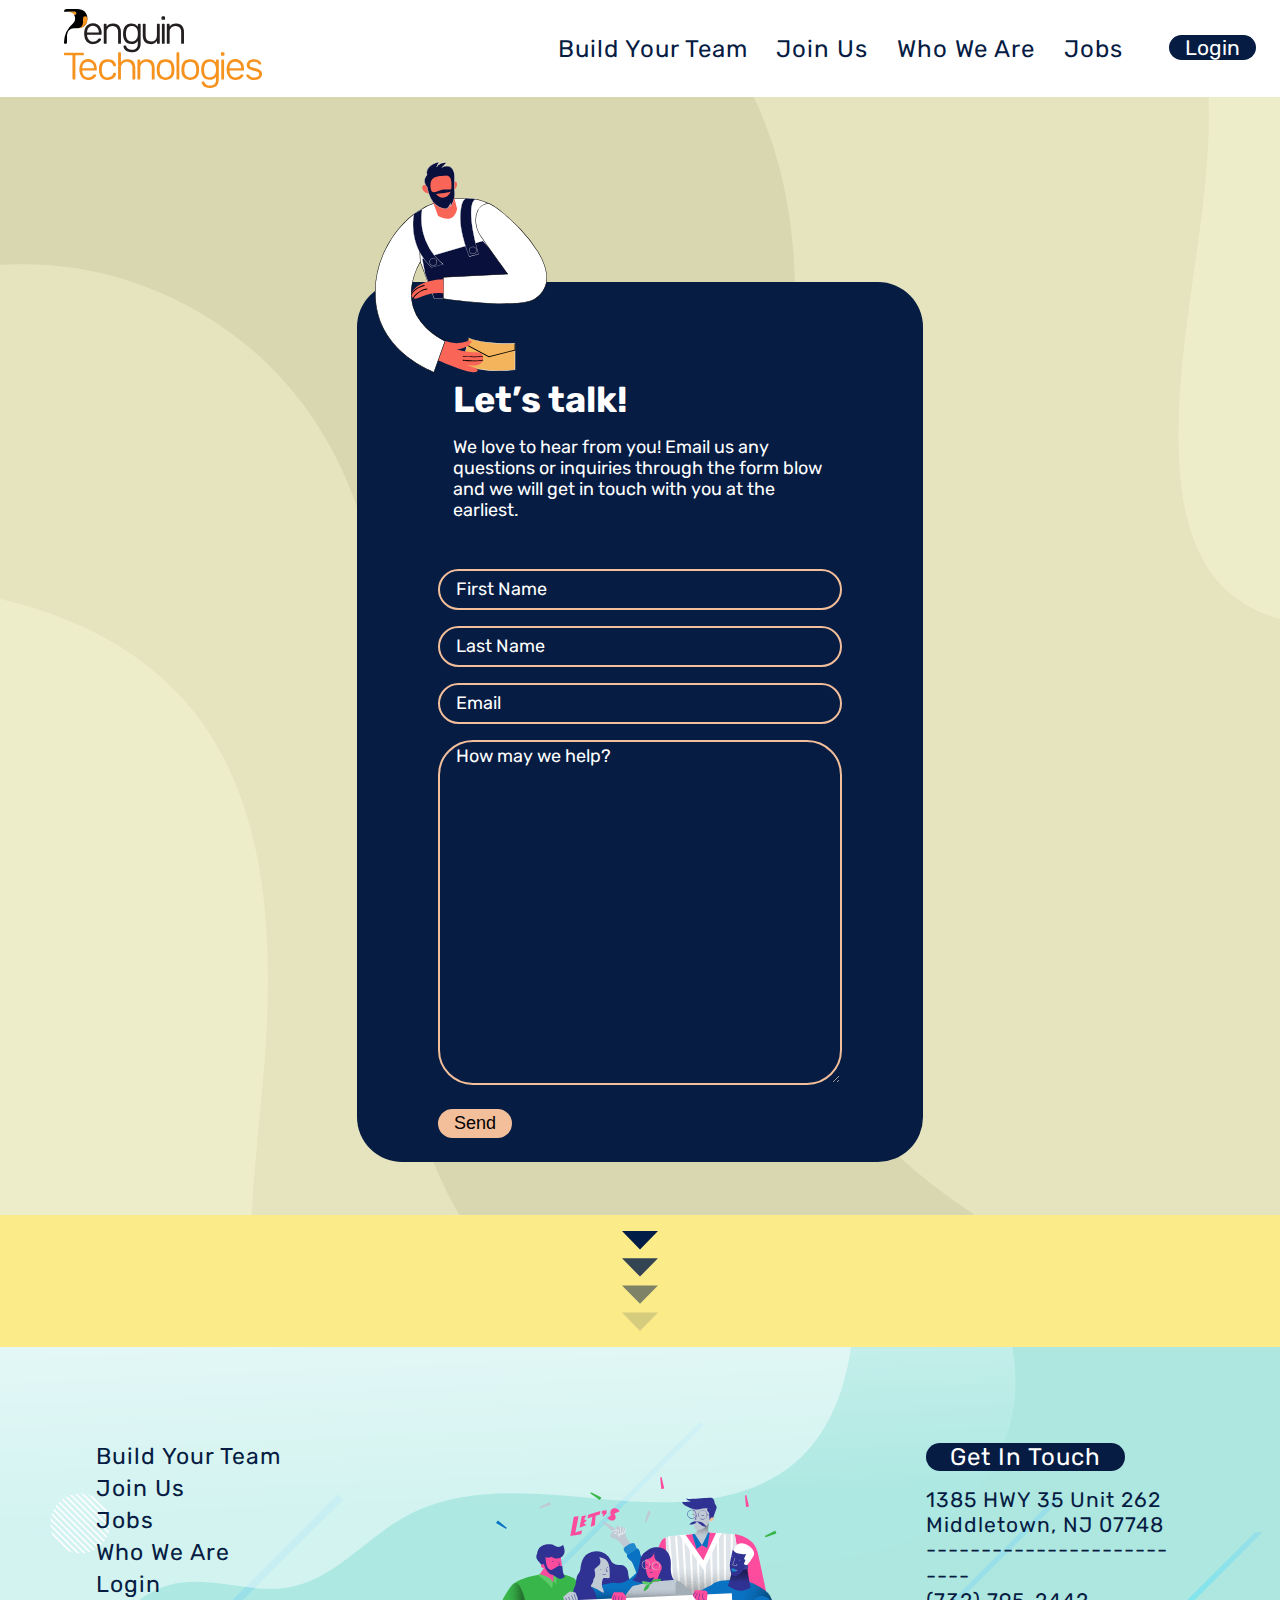
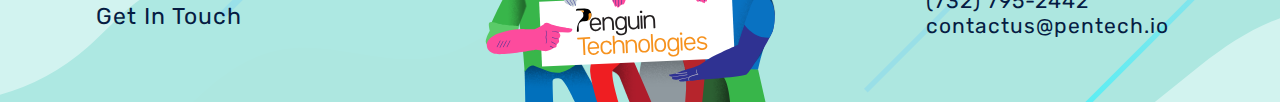
<file: get-in-touch.html>
<!DOCTYPE html>
<html>

<head>
  <meta charset="utf-8">
  <meta http-equiv="X-UA-Compatible" content="IE=edge">
  <title>Get In Touch | Penguin Technologies LLC</title>
  <meta name="description" content="">
  <meta name="viewport" content="width=device-width, initial-scale=1">

  <link rel="stylesheet" href="https://stackpath.bootstrapcdn.com/bootstrap/4.4.1/css/bootstrap.min.css"
    integrity="sha384-Vkoo8x4CGsO3+Hhxv8T/Q5PaXtkKtu6ug5TOeNV6gBiFeWPGFN9MuhOf23Q9Ifjh" crossorigin="anonymous">

  <!-- Local style sheet relative to workspace folder -->
  <link rel="stylesheet" href="stylesheets/style.css">
  <link rel="stylesheet" href="stylesheets/get-in-touch.css"> 
</head>

<body>

  <div class="content position-relative vh-100">
    <!-- HEADER -->
    <nav class="navbar navbar-expand-lg bg-light-green navbar-light nav-height row no-gutters">
      <div class="col-4 row no-gutters logo-padding tablet-logo-width">
        <a class="navbar-brand RubikBold _display_1" href="index.html"><img class="max-width-100 max-height-100"
            src="./assets SVG/Desktop/01-landingpage/logo.svg" /></a>
      </div>

      <button class="navbar-toggler" type="button" id="sidenav_toggle">
        <span class="navbar-toggler-icon"></span>
      </button>

      <div class="collapse navbar-collapse ml-auto col-xl-7 col-8 tablet-menu-width" id="navToggle">
        <ul class="navbar-nav mt-2 mt-lg-0 row no-gutters ml-auto col-12 menu-padding-right justify-content-end">
          <li class="nav-item col-lg-4 row no-gutters build-your-team-nav">
            <a class="nav-link _display_1 RubikRegular text-dark-blue ml-auto mr-0" href="build-your-team.html"> Build
              Your Team </a>
          </li>
          <li class="nav-item col-lg-2 row no-gutters join-us-nav">
            <a class="nav-link _display_1 RubikRegular text-dark-blue ml-auto mr-0" href="join-us.html"> Join Us </a>
          </li>
          <li class="nav-item col-lg-3 row no-gutters who-we-are-nav">
            <a class="nav-link _display_1 RubikRegular text-dark-blue mx-auto" href="who-we-are.html"> Who We Are </a>
          </li>
          <li class="nav-item col-lg-1 row no-gutters jobs-nav">
            <a class="nav-link _display_1 RubikRegular text-dark-blue ml-auto mr-0" href="jobs.html"> Jobs </a>
          </li>
          <li class="nav-item col-lg-2 row no-gutters login-nav ml-3">
            <a class="nav-link rounded text-center login_text_display white-space-no-wrap RubikRegular text-dark-blue ml-auto"
              href="login.html"> <span class="bg-btn px-3 border-radius-25 text-white">Login</span> </a>
          </li>
        </ul>
      </div>
    </nav>


    <!-- Section 1 -->

    <section class="section-1 d-lg-block d-none position-relative">

      <div class="row no-gutters w-100 h-100 position-relative">

        <div class="row position-absolute w-100 z-3">
          <div class="mx-auto letter-div mt-5">
            <img src="./assets SVG/Desktop/07-getintouch/illus-01.svg" class="letter-man-img mt-3">
          </div>
        </div>

        <div class="intouch-box rouned bg-btn mx-auto my-auto position-relative">
          <div class="row position-absolute w-100 z-3 letter-man-div" style="top: -23%;left: 10%;">
          <div class="mt-5">
            <img src="./assets SVG/Desktop/07-getintouch/illus-01.svg" class="letter-man-img mt-3">
          </div>
        </div>

          <div class="row no-gutter mx-5 px-5">
            <p class="_display_4 RubikBold text-white mt-5 pt-5">Let’s talk!</p>
          </div>

          <div class="row no-gutter mx-5 px-5">
            <p class="_display_6 RubikRegular text-white ">We love to hear from you! Email us any questions or inquiries
              through the form blow and we will get in touch with you at the earliest.</p>
          </div>

          <div class="row no-gutter">
            <form action="#" class="w-100 mx-5 mt-3 px-5">

              <div class="row no-gutters w-100 my-3">
                <input
                  class="input-field _display_6 login w-100 text-white bg-btn border-pink border-radius-25 py-2 px-3 RubikRegular"
                  type="text" placeholder="First Name" name="fName">
              </div>

              <div class="row no-gutters w-100 my-3">
                <input
                  class="input-field _display_6 login w-100 text-white bg-btn border-pink border-radius-25 py-2 px-3 RubikRegular"
                  type="text" placeholder="Last Name" name="lName">
              </div>

              <div class="row no-gutters w-100 my-3">
                <input
                  class="input-field _display_6 login w-100 text-white bg-btn border-pink border-radius-25 py-2 px-3 RubikRegular"
                  type="text" placeholder="Email" name="email">
              </div>

              <div class="row no-gutters w-100 my-3">
                <textarea placeholder="How may we help?" rows="10" cols="10"
                  class="_display_6 RubikRegular input-field login w-100 text-white bg-btn border-pink border-radius-25 py-1 px-3 input-box text-left"
                  name="description"></textarea>
              </div>


              <button type="submit"
                class="py-1 mt-2 mb-4 px-3 border-0 _display_6 bg-pink text-black border-radius-25">Send</button>
            </form>
          </div>


        </div>

      </div>

      <div class="login-section-break w-100 position-absolute bottom-0 row no-gutters">
        <img src="./assets SVG/Desktop/07-getintouch/arrows.svg" class="py-3 mx-auto">
      </div>

    </section>


    <section class="section-1-m d-lg-none d-block position-relative">

      <div class="row no-gutters w-100 position-relative">

        <div class="row no-gutters z-3">
          <div class="ml-4" style="height: 100px;">
            <img src="./assets SVG/Mobile/07-getintouch/illus-01.svg" class="letter-man-img mt-3">
          </div>
        </div>

        <div class="rouned bg-btn mx-4 mt-5 position-relative row border-radius-25 pb-5">

          <div class="row no-gutter mx-auto">
            <p class="_display_4 RubikBold text-white mt-5 pt-5">Let’s talk!</p>
          </div>

          <div class="row no-gutter mx-4">
            <p class="_display_6 RubikRegular text-white text-center">We love to hear from you! Email us any questions
              or inquiries through the form blow and we will get in touch with you at the earliest.</p>
          </div>

          <div class="row no-gutters w-100">
            <form action="#" class="w-100 mx-4 mt-3">

              <div class="row no-gutters w-100 my-3">
                <input
                  class="input-field _display_6 login w-100 text-white bg-btn border-pink border-radius-25 py-2 pl-4 RubikRegular"
                  type="text" placeholder="First Name" name="fName">
              </div>

              <div class="row no-gutters w-100 my-3">
                <input
                  class="input-field _display_6 login w-100 text-white bg-btn border-pink border-radius-25 py-2 pl-4 RubikRegular"
                  type="text" placeholder="Last Name" name="lName">
              </div>

              <div class="row no-gutters w-100 my-3">
                <input
                  class="input-field _display_6 login w-100 text-white bg-btn border-pink border-radius-25 py-2 pl-4 RubikRegular"
                  type="text" placeholder="Email" name="email">
              </div>

              <div class="row no-gutters w-100 my-3">
                <textarea placeholder="How may we help?" rows="10" cols="10"
                  class="_display_6 RubikRegular input-field login w-100 text-white bg-btn border-pink border-radius-25 pb-1 pl-4 pt-3 input-box text-left"
                  name="description"></textarea>
              </div>


              <button type="submit"
                class="py-2 px-3 border-0 _display_1 bg-pink text-black border-radius-25 w-100 mt-2">Send</button>
            </form>
          </div>


        </div>

      </div>

      <div class="login-section-break w-100 position-absolute bottom-0 row no-gutters">
        <img src="./assets SVG/Mobile/07-getintouch/arrows.svg" class="py-3 mx-auto">
      </div>

    </section>

    <!-- Footer -->

    <section class="row no-gutters footer d-lg-flex d-none">

      <div class="row no-gutters col-12">
        <div class="col-4">
          <ul class="nav flex-column p-5 mx-5 mt-5">
            <li class="">
              <a class="footer-links RubikRegular mx-auto text-dark-blue" href="build-your-team.html"> Build Your Team
              </a>
            </li>
            <li class="mt-1">
              <a class="footer-links RubikRegular mx-auto text-dark-blue" href="join-us.html"> Join Us </a>
            </li>
            <li class="mt-1">
              <a class="footer-links RubikRegular mx-auto text-dark-blue" href="jobs.html"> Jobs </a>
            </li>
            <li class="mt-1">
              <a class="footer-links RubikRegular mx-auto text-dark-blue" href="who-we-are.html"> Who We Are </a>
            </li>
            <li class="mt-1">
              <a class="footer-links RubikRegular mx-auto text-dark-blue" href="login.html"> Login </a>
            </li>
            <li class="mt-1">
              <a class="footer-links RubikRegular mx-auto text-dark-blue" href="get-in-touch.html"> Get In Touch </a>
            </li>
          </ul>

        </div>

        <div class="col-4 position-relative">
          <div class="row no-gutters h-100">
            <img src="./assets SVG/Desktop/01-landingpage/illus-footer.svg" class="mt-auto mx-auto">

          </div>
        </div>

        <div class="col-4 d-flex align-items-end">
          <div class="col-12 d-flex justify-content-end">
            <ul class="nav flex-column mx-5 mt-5 p-5 align-items-start">
              <li class="row no-gutters">
                <a class="_display_1 RubikRegular text-white bg-btn border-radius-25 px-4" href="get-in-touch.html">
                  Get
                  In Touch </a>
              </li>
              <li class="row no-gutters pt-3">
                <p class="_display_1 RubikRegular text-dark-blue" href="#">
                  <span class="footer-address RubikRegular mx-auto text-dark-blue row no-gutters">1385 HWY 35
                    Unit 262</span>
                  <span class="row no-gutters footer-address">Middletown, NJ 07748</span>
                  <span class="row no-gutters footer-address">--------------------------</span>
                  <span class="row no-gutters footer-address"> (732) 795-2442 </span>
                  <span class="row no-gutters footer-address">contactus@pentech.io</span>
                </p>
              </li>
            </ul>
          </div>

        </div>
      </div>

    </section>

    <!-- Mobile Footer -->
    <section class="row no-gutters footer-mb d-lg-none ">

      <div class="no-gutters col-12 mt-5">
        <div class="col-12 mt-4">
          <ul class="nav">
            <li class="px-4 py-2 w-100">
              <a class="_display_1 RubikRegular mx-auto text-dark-blue" href="build-your-team.html"> Build Your Team
              </a>
            </li>
            <li class="px-4 py-2 w-100">
              <a class="_display_1 RubikRegular mx-auto text-dark-blue" href="join-us.html"> Join Us </a>
            </li>
            <li class="px-4 py-2 w-100">
              <a class="_display_1 RubikRegular mx-auto text-dark-blue" href="jobs.html"> Jobs </a>
            </li>
            <li class="px-4 py-2 w-100">
              <a class="_display_1 RubikRegular mx-auto text-dark-blue" href="who-we-are.html"> Who We Are </a>
            </li>
            <li class="px-4 py-2 w-100">
              <a class="_display_1 RubikRegular mx-auto text-dark-blue" href="login.html"> Login </a>
            </li>
            <li class="mx-4 my-4 py-2 w-100 text-center bg-btn border-radius-25">
              <a class="_display_1 RubikRegular mx-auto text-white" href="get-in-touch.html"> Get In Touch </a>
            </li>
          </ul>

        </div>
        <div class="row no-gutters">

          <ul class="nav mx-auto text-center">

            <li class="row no-gutters pt-3">
              <p class="_display_1 RubikRegular text-dark-blue text-center row no-gutters" href="#">
                <span class="_display_5 RubikRegular w-100 text-center text-dark-blue">1385 HWY 35 Unit 262</span>
                <span class="w-100 text-center _display_5">Middletown, NJ 07748</span>
                <span class="_display_5 w-100 text-center">--------------------------</span>
                <span class="w-100 text-center _display_5 mx-auto"> (732) 795-2442 </span>
                <span class="w-100 text-center _display_5">contactus@pentech.io</span>
              </p>
            </li>
          </ul>
        </div>
      </div>


      <div class="col-12 row no-gutters">
        <img class="mx-auto mt-auto max-width-100 max-height-100"
          src="./assets SVG/Mobile/01-landingpage/illus-footer.svg" />
      </div>
    </section>

  </div>
  <div class="sidenav-container collapse">
    <!-- Sidebar-->
    <div class="border-end row no-gutters w-100 ml-auto sidenav-bg sidenav" id="sidebar-wrapper">

      <div class="list-group list-group-flush w-100 sidenav-bg pt-5">
        <a class="list-group-item list-group-item-action list-group-item-light p-4  _display_1 RubikRegular sidenav-bg border-0"
          href="./build-your-team.html">Build Your Team</a>
        <a class="list-group-item list-group-item-action list-group-item-light p-4  _display_1 RubikRegular sidenav-bg border-0"
          href="./join-us.html">Join Us</a>
        <a class="list-group-item list-group-item-action list-group-item-light p-4  _display_1 RubikRegular sidenav-bg border-0"
          href="./who-we-are.html">Who We Are</a>
        <a class="list-group-item list-group-item-action list-group-item-light p-4  _display_1 RubikRegular sidenav-bg border-0"
          href="./jobs.html">Jobs</a>
        <a class="list-group-item list-group-item-action list-group-item-light p-5  _display_1 RubikRegular sidenav-bg border-0"
          href="./login.html">
          <p class="_display_1 RubikRegular bg-btn border-radius-25 px-5 py-3 text-white text-center">Login</p>
        </a>
      </div>
    </div>
  </div>

  <!-- jQuery first, then Popper.js, then Bootstrap JS -->
  <script src="https://code.jquery.com/jquery-3.4.1.slim.min.js"
    integrity="sha384-J6qa4849blE2+poT4WnyKhv5vZF5SrPo0iEjwBvKU7imGFAV0wwj1yYfoRSJoZ+n"
    crossorigin="anonymous"></script>
  <script src="https://cdn.jsdelivr.net/npm/popper.js@1.16.0/dist/umd/popper.min.js"
    integrity="sha384-Q6E9RHvbIyZFJoft+2mJbHaEWldlvI9IOYy5n3zV9zzTtmI3UksdQRVvoxMfooAo"
    crossorigin="anonymous"></script>
  <script src="https://stackpath.bootstrapcdn.com/bootstrap/4.4.1/js/bootstrap.min.js"
    integrity="sha384-wfSDF2E50Y2D1uUdj0O3uMBJnjuUD4Ih7YwaYd1iqfktj0Uod8GCExl3Og8ifwB6"
    crossorigin="anonymous"></script>
  <script src="./js/sidenav.js"></script>
</body>

</html>
</file>
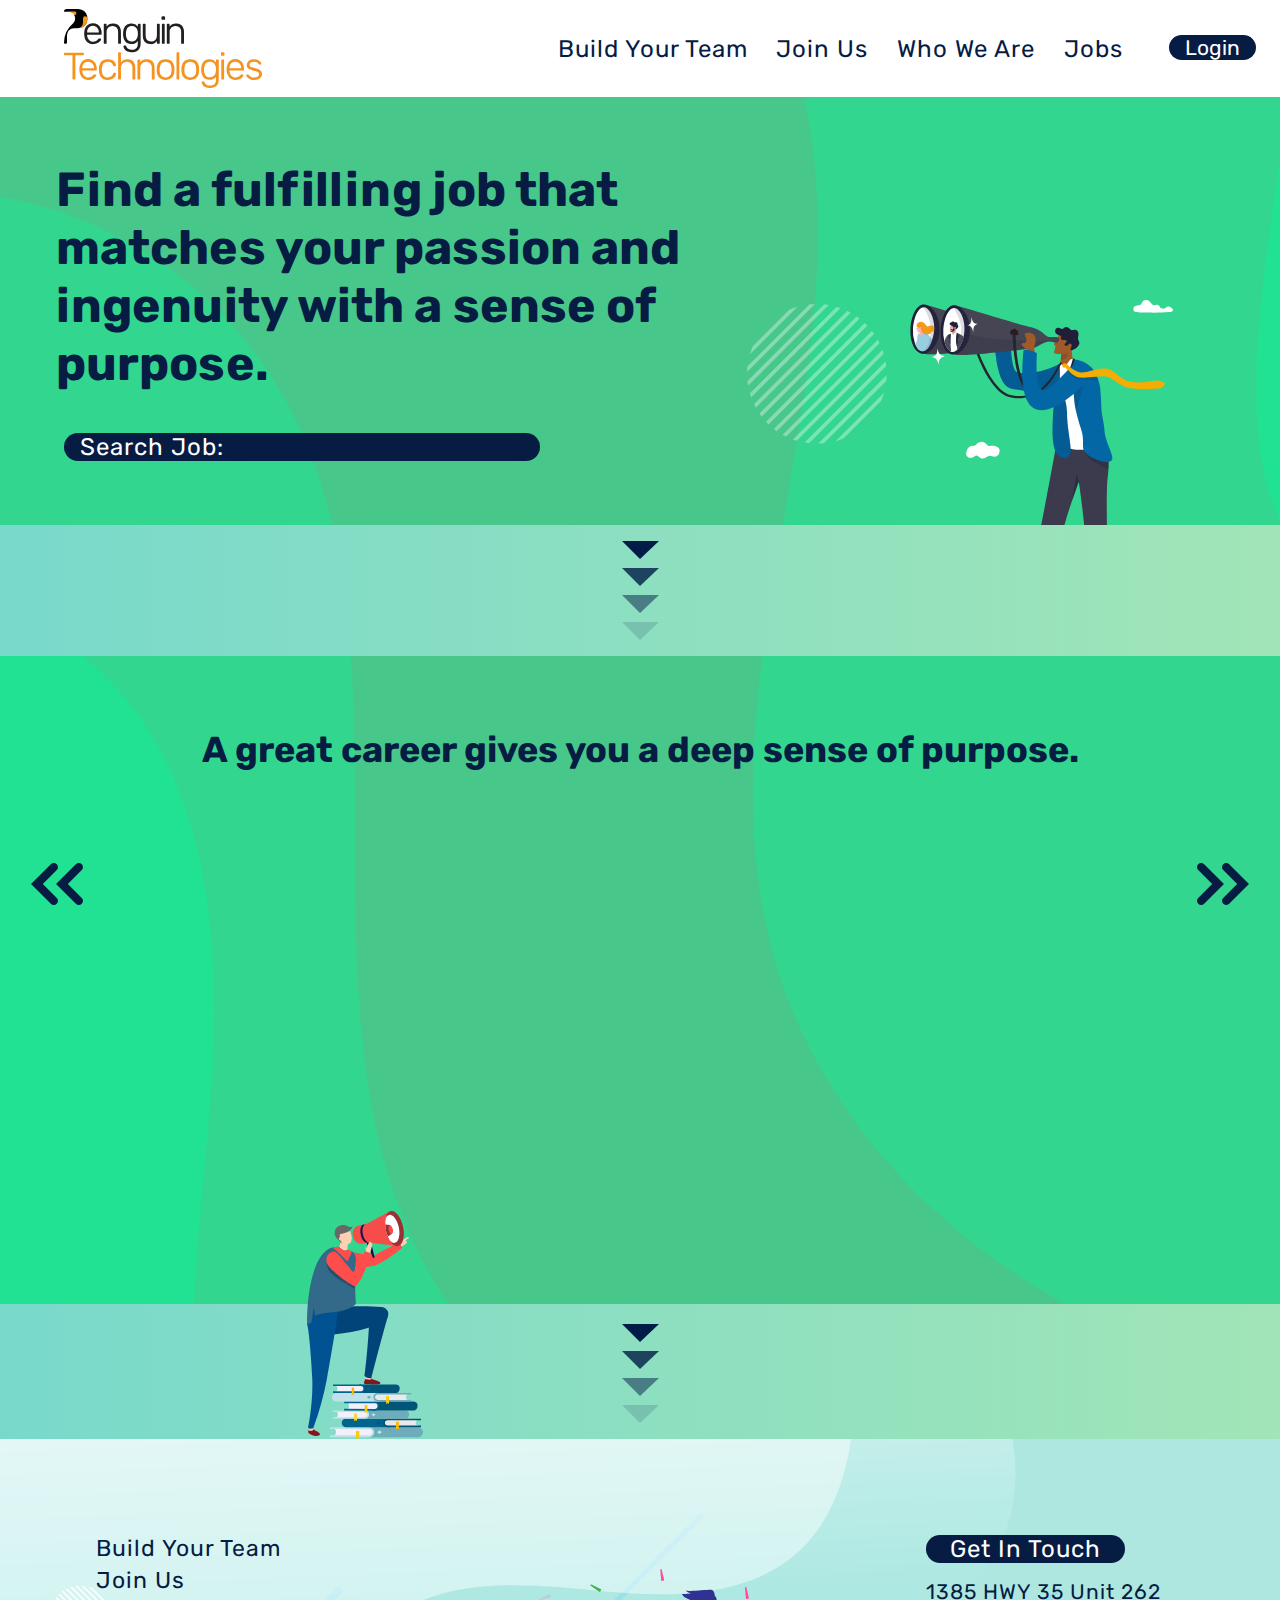
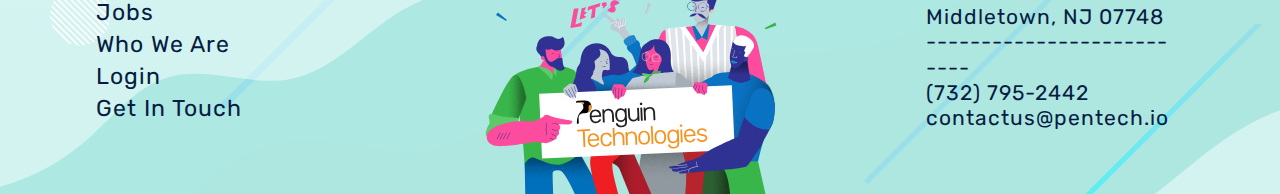
<file: jobs.html>
<!DOCTYPE html>
<html>

<head>
  <meta charset="utf-8">
  <meta http-equiv="X-UA-Compatible" content="IE=edge">
  <title>Jobs | Penguin Technologies LLC</title>
  <meta name="description" content="">
  <meta name="viewport" content="width=device-width, initial-scale=1">

  <link rel="stylesheet" href="https://stackpath.bootstrapcdn.com/bootstrap/4.4.1/css/bootstrap.min.css"
    integrity="sha384-Vkoo8x4CGsO3+Hhxv8T/Q5PaXtkKtu6ug5TOeNV6gBiFeWPGFN9MuhOf23Q9Ifjh" crossorigin="anonymous">

  <!-- Local style sheet relative to workspace folder -->
  <link rel="stylesheet" href="stylesheets/style.css">
  <link rel="stylesheet" href="stylesheets/jobs.css">
</head>

<body class="bg-light-green">

  <div class="content position-relative bg-jobs">

    <!-- HEADER -->
    <nav class="navbar navbar-expand-lg bg-light-green navbar-light nav-height row no-gutters">
      <div class="col-4 row no-gutters logo-padding tablet-logo-width">
        <a class="navbar-brand RubikBold _display_1" href="index.html"><img class="max-width-100 max-height-100"
            src="./assets SVG/Desktop/01-landingpage/logo.svg" /></a>
      </div>

      <button class="navbar-toggler" type="button" id="sidenav_toggle">
        <span class="navbar-toggler-icon"></span>
      </button>

      <div class="collapse navbar-collapse ml-auto col-xl-7 col-8 tablet-menu-width" id="navToggle">
        <ul class="navbar-nav mt-2 mt-lg-0 row no-gutters ml-auto col-12 menu-padding-right justify-content-end">
          <li class="nav-item col-lg-4 row no-gutters build-your-team-nav">
            <a class="nav-link _display_1 RubikRegular text-dark-blue ml-auto mr-0" href="build-your-team.html"> Build
              Your Team </a>
          </li>
          <li class="nav-item col-lg-2 row no-gutters join-us-nav">
            <a class="nav-link _display_1 RubikRegular text-dark-blue ml-auto mr-0" href="join-us.html"> Join Us </a>
          </li>
          <li class="nav-item col-lg-3 row no-gutters who-we-are-nav">
            <a class="nav-link _display_1 RubikRegular text-dark-blue mx-auto" href="who-we-are.html"> Who We Are </a>
          </li>
          <li class="nav-item col-lg-1 row no-gutters jobs-nav">
            <a class="nav-link _display_1 RubikRegular text-dark-blue ml-auto mr-0" href="jobs.html"> Jobs </a>
          </li>
          <li class="nav-item col-lg-2 row no-gutters login-nav ml-3">
            <a class="nav-link rounded text-center login_text_display white-space-no-wrap RubikRegular text-dark-blue ml-auto"
              href="login.html"> <span class="bg-btn px-3 border-radius-25 text-white">Login</span> </a>
          </li>
        </ul>
      </div>
    </nav>


    <!-- Section 1 -->

    <section class="d-lg-flex d-none position-relative row no-gutters">

      <div class="row no-gutters col-7 p-3">
        <span class="_display_main_heading RubikBold m-4 pt-4 px-3 text-dark-blue"> Find a fulfilling job that matches your passion and
          ingenuity with a sense of purpose. </span>
        <div id="jobs_input" class="row no-gutters col-8 bg-btn px-3 ml-5 mr-4 border-radius-25 mt-3 mb-5 search-max-width">
          <p class="text-white _display_1 RubikRegular my-auto col-4 search-title-width">Search Job: </p>
          <input type="text" class="bg-btn text-white col-8 border-0 search-input-width border-radius-25" placeholder="" disabled>
        </div>
      </div>

      <div class="row no-gutters col-4 position-relative" style="height: 100;">
        <img class="mx-auto max-height-100 max-width-100 z-2 position-absolute right-0 bottom-0"
          src="./assets SVG/Desktop/03-jobs/illus-01.svg">
      </div>

      <div class="bottom-0 bg-section-break row no-gutters w-100">
        <div class="position-relative bg-section-break w-100 row no-gutters">
          <img class="section-arrow mx-auto max-height-100 max-width-100 z-2 py-3"
            src="./assets SVG/Desktop/03-jobs/arrows.svg">
        </div>
      </div>

    </section>

    <!-- Mobile -->

    <section class="section-1-mb position-relative d-lg-none">

      <div class="row no-gutters">
        <span class="_display_7 RubikBold m-4 row no-gutters text-center pt-3 text-dark-blue"> Find a fulfilling job
          that matches your passion and ingenuity with a sense of purpose. </span>
        <div id="jobs_input_mobile" class="row no-gutters w-100 bg-btn px-3 mx-4 border-radius-25 py-2 position-relative z-2">
          <p class="text-white _display_8 RubikRegular my-auto search-title-width col-5">Search Job: </p>
          <input type="text" class="bg-btn text-white col-7 border-0 search-input-width" placeholder="" disabled>
        </div>
      </div>

      <div class="row no-gutters">
        <img class="mx-auto max-height-100 max-width-100 z-1 position-absolute right-0"
          src="./assets SVG/Mobile/03-jobs/illus-01.svg" style="bottom: 12%;">
      </div>

      <div class="bottom-0 bg-section-break row no-gutters w-100">
        <div class="position-absolute bg-section-break w-100 row no-gutters bottom-0">
          <img class="section-arrow mx-auto max-height-100 max-width-100 z-2 py-2"
            src="./assets SVG/Mobile/03-jobs/arrows.svg">
        </div>
      </div>

    </section>

    <!-- Section 2 -->

    <section id="jobs_section" class="section-2 ">
      <div class="row no-gutters w-100 col-12 mt-5 mb-2">
        <p class="RubikBold _display_4 my-4 text-center text-dark-blue col-12">A great career gives you a deep sense of
          purpose.</span>
      </div>

      <div class="row no-gutters position-relative">
        <div class="position-absolute row no-gutters section-3-true-height section-3-true-width z-3 left-arrow"
          id="left-arrow">
          <img class="my-auto mx-auto max-width-inherit" id="left-arrow"
            src="./assets SVG/Desktop/01-landingpage/ic-arrow-left.svg">
        </div>

        <div class="carousal section-3-true-height position-relative mx-2 px-5" id="carousal">

        </div>

        <div class="carousal section-3-true-height position-relative mx-2 px-1" id="carousal_mobile">

        </div>

        <div class="position-absolute section-3-true-height z-2 w-100 overflow-hidden">
          <img class="h-100 z-2 w-100" src="./assets SVG/Desktop/backgrounds/overlay.svg">
        </div>

        <div class="position-absolute row no-gutters section-3-true-height section-3-true-width z-3 right-arrow" id="">
          <img class="my-auto mx-auto max-width-inherit" id="right-arrow"
            src="./assets SVG/Desktop/01-landingpage/ic-arrow-right.svg">
        </div>
      </div>

    </section>

  
    <div class="bottom-0 bg-section-break row no-gutters w-100 position-relative">
      <div class="position-absolute bottom-0 z-3 overflow-hidden row no-gutters mic-boy-position">
        <img class="h-100 z-2" src="./assets SVG/Desktop/03-jobs/jobs_book_boy.svg">
      </div>
  
      <div class="position-relative bg-section-break w-100 row no-gutters mt-1">
        <img class="section-arrow mx-auto max-height-100 max-width-100 z-2 py-3 d-lg-flex d-none"
          src="./assets SVG/Desktop/03-jobs/arrows.svg">
        <img class="section-arrow mx-auto max-height-100 max-width-100 z-2 py-3 d-lg-none"
          src="./assets SVG/Mobile/03-jobs/arrows.svg">
      </div>
    </div>
    <!-- Footer -->

    <section class="row no-gutters footer d-lg-flex d-none">

      <div class="row no-gutters col-12">
        <div class="col-4">
          <ul class="nav flex-column p-5 mx-5 mt-5">
            <li class="">
              <a class="footer-links RubikRegular mx-auto text-dark-blue" href="build-your-team.html"> Build Your Team
              </a>
            </li>
            <li class="mt-1">
              <a class="footer-links RubikRegular mx-auto text-dark-blue" href="join-us.html"> Join Us </a>
            </li>
            <li class="mt-1">
              <a class="footer-links RubikRegular mx-auto text-dark-blue" href="jobs.html"> Jobs </a>
            </li>
            <li class="mt-1">
              <a class="footer-links RubikRegular mx-auto text-dark-blue" href="who-we-are.html"> Who We Are </a>
            </li>
            <li class="mt-1">
              <a class="footer-links RubikRegular mx-auto text-dark-blue" href="login.html"> Login </a>
            </li>
            <li class="mt-1">
              <a class="footer-links RubikRegular mx-auto text-dark-blue" href="get-in-touch.html"> Get In Touch </a>
            </li>
          </ul>

        </div>

        <div class="col-4 position-relative">
          <div class="row no-gutters h-100">
            <img src="./assets SVG/Desktop/01-landingpage/illus-footer.svg" class="mt-auto mx-auto">

          </div>
        </div>

        <div class="col-4 d-flex align-items-end">
          <div class="col-12 d-flex justify-content-end">
            <ul class="nav flex-column mx-5 mt-5 p-5 align-items-start">
              <li class="row no-gutters">
                <a class="_display_1 RubikRegular text-white bg-btn border-radius-25 px-4" href="get-in-touch.html">
                  Get
                  In Touch </a>
              </li>
              <li class="row no-gutters pt-3">
                <p class="_display_1 RubikRegular text-dark-blue" href="#">
                  <span class="footer-address RubikRegular mx-auto text-dark-blue row no-gutters">1385 HWY 35
                    Unit 262</span>
                  <span class="row no-gutters footer-address">Middletown, NJ 07748</span>
                  <span class="row no-gutters footer-address">--------------------------</span>
                  <span class="row no-gutters footer-address"> (732) 795-2442 </span>
                  <span class="row no-gutters footer-address">contactus@pentech.io</span>
                </p>
              </li>
            </ul>
          </div>

        </div>
      </div>

    </section>

    <!-- Mobile Footer -->
    <section class="row no-gutters footer-mb d-lg-none ">

      <div class="no-gutters col-12 mt-5">
        <div class="col-12 mt-4">
          <ul class="nav">
            <li class="px-4 py-2 w-100">
              <a class="_display_1 RubikRegular mx-auto text-dark-blue" href="build-your-team.html"> Build Your Team
              </a>
            </li>
            <li class="px-4 py-2 w-100">
              <a class="_display_1 RubikRegular mx-auto text-dark-blue" href="join-us.html"> Join Us </a>
            </li>
            <li class="px-4 py-2 w-100">
              <a class="_display_1 RubikRegular mx-auto text-dark-blue" href="jobs.html"> Jobs </a>
            </li>
            <li class="px-4 py-2 w-100">
              <a class="_display_1 RubikRegular mx-auto text-dark-blue" href="who-we-are.html"> Who We Are </a>
            </li>
            <li class="px-4 py-2 w-100">
              <a class="_display_1 RubikRegular mx-auto text-dark-blue" href="login.html"> Login </a>
            </li>
            <li class="mx-4 my-4 py-2 w-100 text-center bg-btn border-radius-25">
              <a class="_display_1 RubikRegular mx-auto text-white" href="get-in-touch.html"> Get In Touch </a>
            </li>
          </ul>

        </div>
        <div class="row no-gutters">

          <ul class="nav mx-auto text-center">

            <li class="row no-gutters pt-3">
              <p class="_display_1 RubikRegular text-dark-blue text-center row no-gutters" href="#">
                <span class="_display_5 RubikRegular w-100 text-center text-dark-blue">1385 HWY 35 Unit 262</span>
                <span class="w-100 text-center _display_5">Middletown, NJ 07748</span>
                <span class="_display_5 w-100 text-center">--------------------------</span>
                <span class="w-100 text-center _display_5 mx-auto"> (732) 795-2442 </span>
                <span class="w-100 text-center _display_5">contactus@pentech.io</span>
              </p>
            </li>
          </ul>
        </div>
      </div>


      <div class="col-12 row no-gutters">
        <img class="mx-auto mt-auto max-width-100 max-height-100"
          src="./assets SVG/Mobile/01-landingpage/illus-footer.svg" />
      </div>
    </section>

  </div>
  <div class="sidenav-container collapse">
    <!-- Sidebar-->
    <div class="border-end row no-gutters w-100 ml-auto sidenav-bg sidenav" id="sidebar-wrapper">

      <div class="list-group list-group-flush w-100 sidenav-bg pt-5">
        <a class="list-group-item list-group-item-action list-group-item-light p-4  _display_1 RubikRegular sidenav-bg border-0"
          href="./build-your-team.html">Build Your Team</a>
        <a class="list-group-item list-group-item-action list-group-item-light p-4  _display_1 RubikRegular sidenav-bg border-0"
          href="./join-us.html">Join Us</a>
        <a class="list-group-item list-group-item-action list-group-item-light p-4  _display_1 RubikRegular sidenav-bg border-0"
          href="./who-we-are.html">Who We Are</a>
        <a class="list-group-item list-group-item-action list-group-item-light p-4  _display_1 RubikRegular sidenav-bg border-0"
          href="./jobs.html">Jobs</a>
        <a class="list-group-item list-group-item-action list-group-item-light p-5  _display_1 RubikRegular sidenav-bg border-0"
          href="./login.html">
          <p class="_display_1 RubikRegular bg-btn border-radius-25 px-5 py-3 text-white text-center">Login</p>
        </a>
      </div>
    </div>
  </div>
  <script src="" async defer></script>
  <!-- jQuery first, then Popper.js, then Bootstrap JS -->
  <script src="https://code.jquery.com/jquery-3.6.0.js" integrity="sha256-H+K7U5CnXl1h5ywQfKtSj8PCmoN9aaq30gDh27Xc0jk="
    crossorigin="anonymous"></script>
  <script src="https://cdn.jsdelivr.net/npm/popper.js@1.16.0/dist/umd/popper.min.js"
    integrity="sha384-Q6E9RHvbIyZFJoft+2mJbHaEWldlvI9IOYy5n3zV9zzTtmI3UksdQRVvoxMfooAo"
    crossorigin="anonymous"></script>
  <script src="https://stackpath.bootstrapcdn.com/bootstrap/4.4.1/js/bootstrap.min.js"
    integrity="sha384-wfSDF2E50Y2D1uUdj0O3uMBJnjuUD4Ih7YwaYd1iqfktj0Uod8GCExl3Og8ifwB6"
    crossorigin="anonymous"></script>
  <!-- Local Scripts -->
  <script src="js/scripts.js"></script>
  <script src="js/sidenav.js"></script>
</body>

</html>
</file>
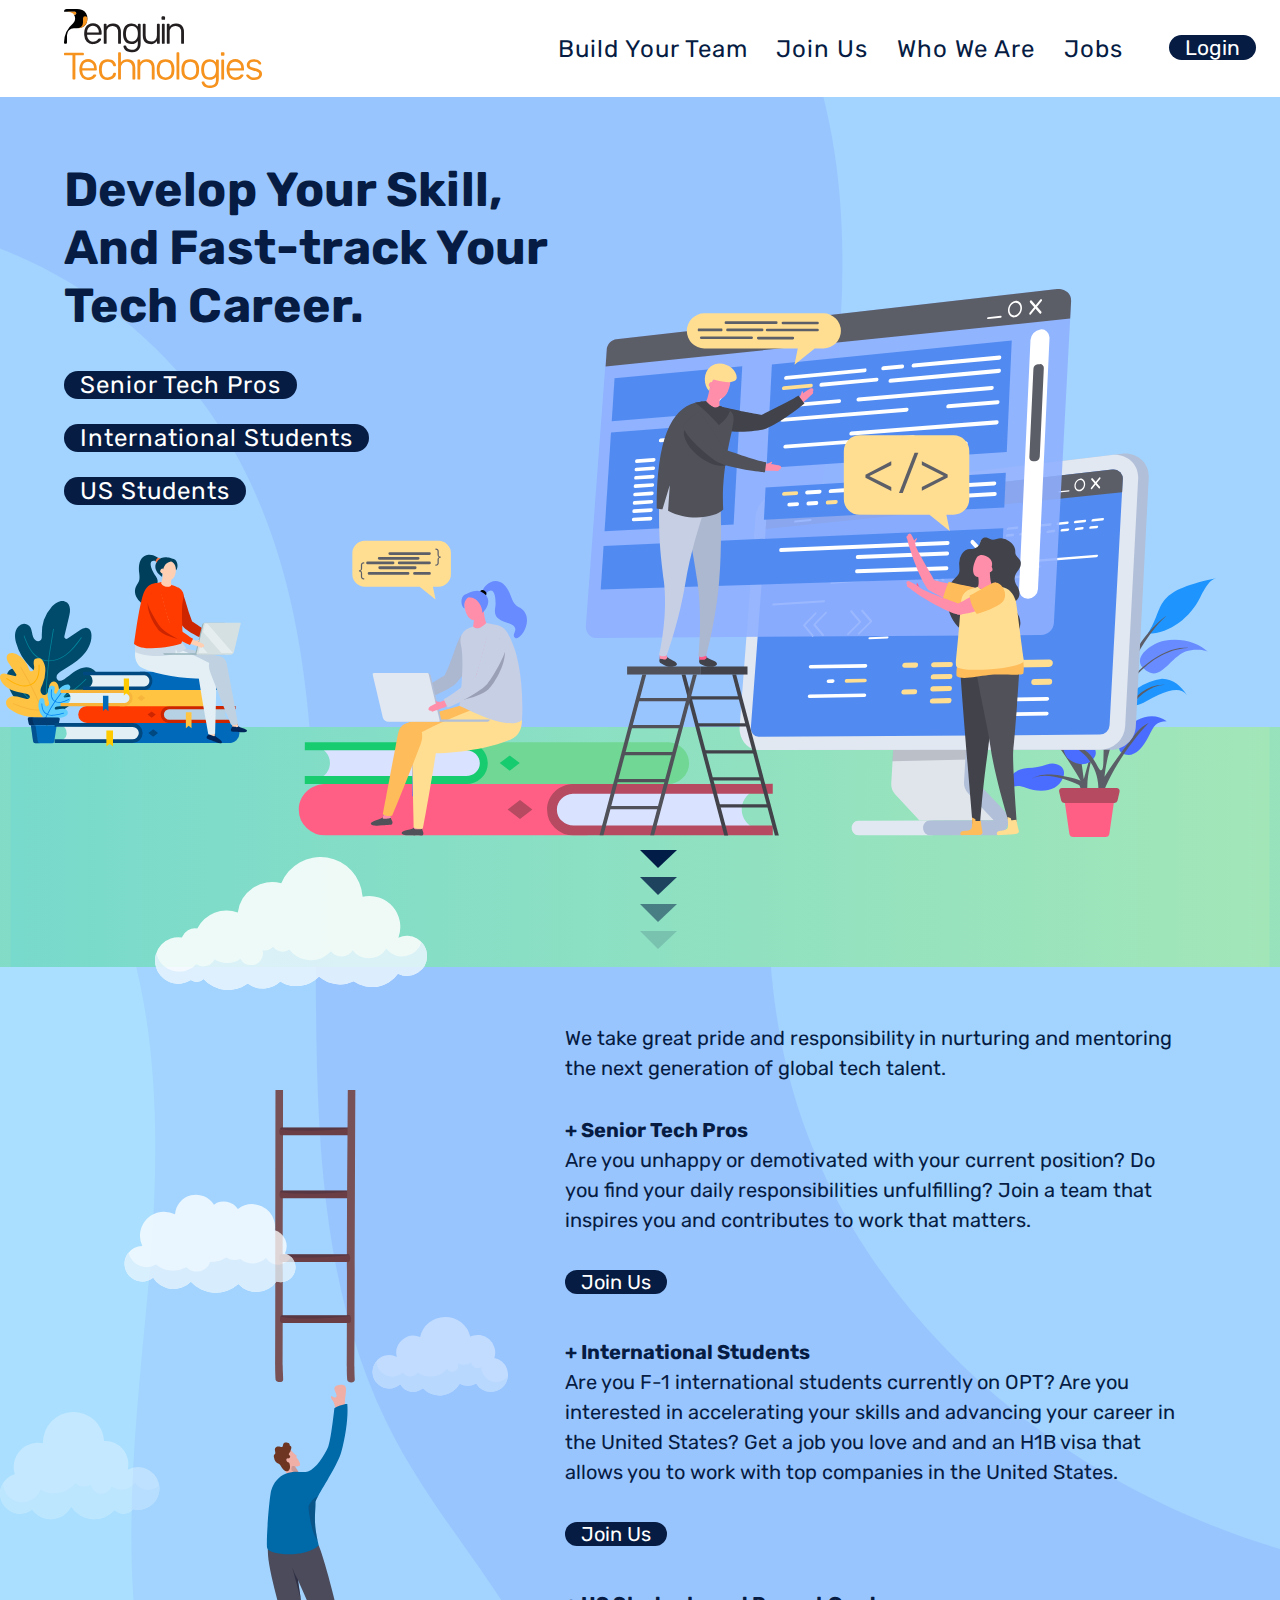
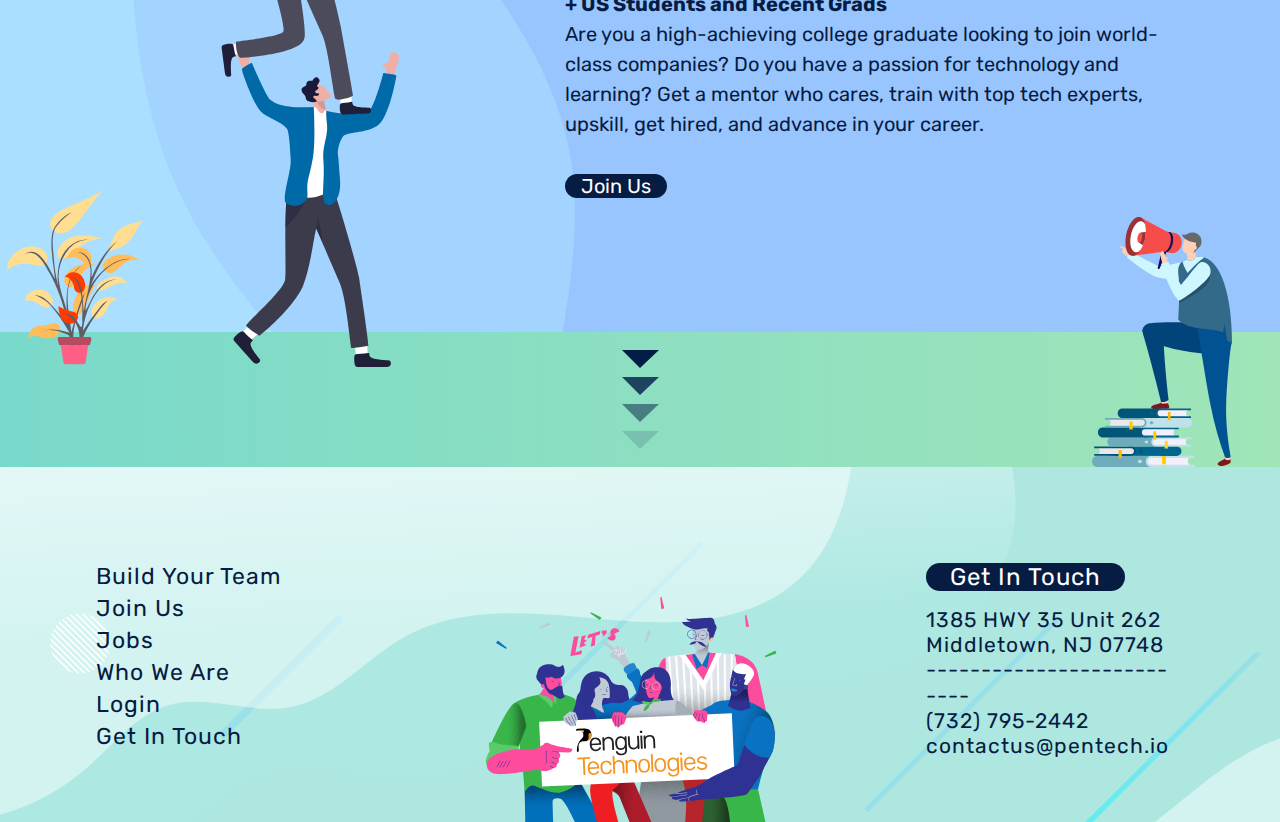
<file: join-us.html>
<!DOCTYPE html>
<html>

<head>
  <meta charset="utf-8">
  <meta http-equiv="X-UA-Compatible" content="IE=edge">
  <title>Join Us | Penguin Technologies LLC</title>
  <meta name="description" content="">
  <meta name="viewport" content="width=device-width, initial-scale=1">

  <link rel="stylesheet" href="https://stackpath.bootstrapcdn.com/bootstrap/4.4.1/css/bootstrap.min.css"
    integrity="sha384-Vkoo8x4CGsO3+Hhxv8T/Q5PaXtkKtu6ug5TOeNV6gBiFeWPGFN9MuhOf23Q9Ifjh" crossorigin="anonymous">

  <!-- Local style sheet relative to workspace folder -->
  <link rel="stylesheet" href="stylesheets/style.css">
  <link rel="stylesheet" href="stylesheets/join-us.css">
  
</head>

<body class="bg-light-green">

  <div class="content position-relative bg-join-us">
    <!-- HEADER -->
    <nav class="navbar navbar-expand-lg bg-light-green navbar-light nav-height row no-gutters">
      <div class="col-4 row no-gutters logo-padding tablet-logo-width">
        <a class="navbar-brand RubikBold _display_1" href="index.html"><img class="max-width-100 max-height-100"
            src="./assets SVG/Desktop/01-landingpage/logo.svg" /></a>
      </div>

      <button class="navbar-toggler" type="button" id="sidenav_toggle">
        <span class="navbar-toggler-icon"></span>
      </button>

      <div class="collapse navbar-collapse ml-auto col-xl-7 col-8 tablet-menu-width" id="navToggle">
        <ul class="navbar-nav mt-2 mt-lg-0 row no-gutters ml-auto col-12 menu-padding-right justify-content-end">
          <li class="nav-item col-lg-4 row no-gutters build-your-team-nav">
            <a class="nav-link _display_1 RubikRegular text-dark-blue ml-auto mr-0" href="build-your-team.html"> Build
              Your Team </a>
          </li>
          <li class="nav-item col-lg-2 row no-gutters join-us-nav">
            <a class="nav-link _display_1 RubikRegular text-dark-blue ml-auto mr-0" href="join-us.html"> Join Us </a>
          </li>
          <li class="nav-item col-lg-3 row no-gutters who-we-are-nav">
            <a class="nav-link _display_1 RubikRegular text-dark-blue mx-auto" href="who-we-are.html"> Who We Are </a>
          </li>
          <li class="nav-item col-lg-1 row no-gutters jobs-nav">
            <a class="nav-link _display_1 RubikRegular text-dark-blue ml-auto mr-0" href="jobs.html"> Jobs </a>
          </li>
          <li class="nav-item col-lg-2 row no-gutters login-nav ml-3">
            <a class="nav-link rounded text-center login_text_display white-space-no-wrap RubikRegular text-dark-blue ml-auto"
              href="login.html"> <span class="bg-btn px-3 border-radius-25 text-white">Login</span> </a>
          </li>
        </ul>
      </div>
    </nav>

    <!-- Section 1 -->

    <section class="section-1 d-lg-block d-none position-relative">

      <div class="position-relative mx-auto z-3">
        <div class="row no-gutters col-xl-6 col-7 p-3">
          <span class="RubikBold _display_main_heading my-4 pt-4 px-5 text-dark-blue"> Develop Your Skill, And Fast-track Your Tech
            Career. </span>
          <a class="nav-link rounded _display_2 RubikRegular row no-gutters w-100 ml-5 my-1 pl-0" href="#senior"> <span
              class="bg-btn px-3  border-radius-25 text-white">Senior Tech Pros</span> </a>
          <a class="nav-link rounded _display_2 RubikRegular row no-gutters w-100 ml-5 my-1 pl-0" href="#students"> <span
              class="bg-btn px-3 border-radius-25 text-white">International Students</span> </a>
          <a class="nav-link rounded _display_2 RubikRegular row no-gutters w-100 ml-5 my-1 pl-0" href="#us-students"> <span
              class="bg-btn px-3 border-radius-25 text-white">US Students</span> </a>
        </div>
      </div>


      <div class="position-absolute z-2 row no-gutters w-100" style="bottom: 15%;">
        <div class="position-relative pr-3 ml-auto mr-5">
          <img class="w-100 h-100" src="./assets SVG/Desktop/02-joinus/illus-01.svg">
        </div>
      </div>


      <div class="position-absolute bottom-0 bg-section-break row no-gutters w-100">
        <div class="position-relative col-12" style="height: 240px;">
          <img class="w-100 h-100" src="./assets SVG/Desktop/01-landingpage/arrow-bg-01.svg">
          <img class="section-arrow position-absolute mx-auto max-height-100 max-width-100 z-2"
            src="./assets SVG/Desktop/02-joinus/arrows.svg">
        </div>
      </div>
    </section>

    <!-- Mobile -->

    <section class="section-1-mb d-lg-none position-relative">

      <div class="mx-auto max-width-1366px">
        <div class="row no-gutters p-3">
          <span class="_display_7 RubikBold mx-auto pt-4 text-center mb-5 text-dark-blue"> Develop Your Skill, And Fast-track Your Tech
            Career. </span>
          <a class="nav-link text-center _display_2 RubikRegular row no-gutters bg-btn border-radius-25 mx-4 my-2 w-100"
            href="#senior_mb"> <span class="text-white py-2 _display_8">Senior Tech Pros</span> </a>
          <a class="nav-link text-center _display_2 RubikRegular row no-gutters bg-btn border-radius-25 mx-4 my-2 w-100"
            href="#students_mb"> <span class="text-white py-2 _display_8">International Students</span> </a>
          <a class="nav-link text-center _display_2 RubikRegular row no-gutters bg-btn border-radius-25 mx-4 my-2 w-100"
            href="#us-students_mb"> <span class="text-white py-2 _display_8">US Students</span> </a>
        </div>
      </div>

      <div class="z-2 row no-gutters w-100" style="bottom: 15%;">
        <div class="position-relative px-3 mx-auto" style="bottom: -80px;">
          <img class="max-height-100 max-width-100" src="./assets SVG/Mobile/02-joinus/illus-01.svg">
        </div>
      </div>


      <div class="bg-section-break row no-gutters w-100">
        <div class="position-relative w-100" style="min-height: 180px;">

          <img class="section-arrow position-absolute mx-auto max-height-100 max-width-100 z-2"
            src="./assets SVG/Mobile/02-joinus/arrows.svg">
        </div>
      </div>
    </section>

    <!-- Section 2 -->
    <section class="section-2 row no-gutters d-lg-flex d-none position-relative">

      <div class="col-5 position-relative z-3">
        <div class="position-absolute w-100 row no-gutters" style="top: -10%;">
          <img src="./assets SVG/Desktop/02-joinus/cloud.svg" class="mx-auto z-2 pl-5">
        </div>
        <div class="position-absolute bottom-100" style="min-height: 240px;">
          <img class="h-100" src="./assets SVG/Desktop/02-joinus/illus-02.svg">
        </div>
      </div>

      <div class="col-7 py-4 z-3 pr-5">
        <p class="m-4 px-2 pt-2 pr-4 text-dark-blue">
          <span class="row no-gutters _display_5 RubikRegular"> We take great pride and responsibility in nurturing and
            mentoring the next generation of global tech talent.</span>
        </p>
        <p class="mx-4 px-2 pt-2 pr-4 text-dark-blue" id="senior">
          <span class="row _display_5 RubikBold no-gutters">+ Senior Tech Pros</span>
          <span class="row no-gutters _display_5 RubikRegular">Are you unhappy or demotivated with your current
            position? Do you find your daily responsibilities unfulfilling? Join a team that inspires you and
            contributes to work that matters.</span>
        </p>
        <a class="nav-link rounded m-xl-4 ml-4 px-2 _display_5 RubikRegular row no-gutters" href="get-in-touch.html"> <span
            class="bg-btn px-3 border-radius-25 text-white">Join Us</span> </a>
            <p class="mx-4 px-2 pt-2 pr-4 text-dark-blue" id="students">
              <span class="row _display_5 RubikBold no-gutters">+ International Students</span>
              <span class="row no-gutters _display_5 RubikRegular">Are you F-1 international students currently on OPT? Are
                you interested in accelerating your skills and advancing your career in the United States? Get a job you
                love and and an H1B visa that allows you to work with top companies in the United States.</span>
            </p>
            <a class="nav-link rounded m-xl-4 ml-4 px-2 _display_5 RubikRegular row no-gutters" href="get-in-touch.html"> <span
                class="bg-btn px-3 border-radius-25
                   text-white">Join Us</span> </a>
        <p class="mx-4 px-2 pt-2 pr-4 text-dark-blue" id="us-students">
          <span class="row _display_5 RubikBold no-gutters">+ US Students and Recent Grads</span>
          <span class="row no-gutters _display_5 RubikRegular">Are you a high-achieving college graduate looking to join
            world-class companies? Do you have a passion for technology and learning? Get a mentor who cares, train with
            top tech experts, upskill, get hired, and advance in your career. </span>
        </p>
        <a class="nav-link rounded m-xl-4 ml-4 px-2 _display_5 RubikRegular row no-gutters" href="get-in-touch.html"> <span
            class="bg-btn px-3 border-radius-25 text-white">Join Us</span> </a>
      </div>


      <div class="position-absolute row no-gutters right-0 bottom-0 px-5 z-3">
        <img class="" src="./assets SVG/Desktop/02-joinus/joinus_book_boy.svg"
          style="max-height: 250px;max-width: 150px;">
      </div>

      <div class="position-absolute bottom-0 bg-section-break row no-gutters w-100 bg-arrow-fix-height">
        <div class="position-relative bg-section-break row no-gutters w-100">
          <img class="section-arrow mx-auto max-height-100 max-width-100 z-2 py-3"
            src="./assets SVG/Desktop/02-joinus/arrows.svg">
        </div>
      </div>

    </section>


    <!-- Mobile -->
    <section class="section-2-mb d-lg-none position-relative">

      <div class="py-4 position-relative mx-3 z-3">
        <p class="px-2 pt-2 text-dark-blue">
          <span class="row no-gutters _display_1_0 RubikRegular"> We take great pride and responsibility in nurturing
            and mentoring the next generation of global tech talent.</span>
        </p>
        <p class="px-2 pt-4 text-dark-blue" id="senior_mb">
          <span class="row _display_2_plus RubikBold no-gutters">+ Senior Tech Pros</span>
          <span class="row no-gutters _display_2_plus RubikRegular">Are you unhappy or demotivated with your current
            position? Do you find your daily responsibilities unfulfilling? Join a team that inspires you and
            contributes to work that matters.</span>
        </p>
        <a class="nav-link text-center _display_2 RubikRegular row no-gutters bg-btn border-radius-25 mx-4"
          href="get-in-touch.html"> <span class=" text-white py-2 _display_8">Join Us</span> </a>
          <p class="px-2 pt-4 text-dark-blue" id="students_mb">
            <span class="row _display_2_plus RubikBold no-gutters">+ International Students</span>
            <span class="row no-gutters _display_2_plus RubikRegular">Are you F-1 international students currently on OPT?
              Are you interested in accelerating your skills and advancing your career in the United States? Get a job you
              love and and an H1B visa that allows you to work with top companies in the United States.</span>
          </p>
          <a class="nav-link text-center _display_2 RubikRegular row no-gutters bg-btn border-radius-25 mx-4"
            href="get-in-touch.html"> <span class=" text-white py-2 _display_8">Join Us</span> </a>
        <p class="px-2 pt-4 text-dark-blue" id="us-students_mb">
          <span class="row _display_2_plus RubikBold no-gutters">+ US Students and Recent Grads</span>
          <span class="row no-gutters _display_2_plus RubikRegular">Are you a high-achieving college graduate looking to
            join world-class companies? Do you have a passion for technology and learning? Get a mentor who cares, train
            with top tech experts, upskill, get hired, and advance in your career. </span>
        </p>
        <a class="nav-link text-center _display_2 RubikRegular row no-gutters bg-btn border-radius-25 mx-4"
          href="get-in-touch.html"> <span class=" text-white py-2 _display_8">Join Us</span> </a>
      </div>

      <div class="position-relative z-2">

        <div class="position-absolute row no-gutters ml-5 z-2" style="top: -10%;max-width: 247px;">
          <img src="./assets SVG/Mobile/02-joinus/cloud.svg" class="max-height-100 max-width-100 z-1">
        </div>

        <div class="position-relativemb-5" style="z-index: 1;">
          <img class="max-height-100 max-width-100 mb-5 pb-5" src="./assets SVG/Mobile/02-joinus/illus-02.svg"
            style="height: 589px;min-width: 250px;z-index: 0;">
        </div>
      </div>

      <div class="position-absolute row no-gutters right-0 bottom-0 px-5 z-3">
        <img class="max-height-100 max-width-100" src="./assets SVG/Mobile/02-joinus/illus-mic.svg"
          style="max-height: 250px;max-width: 150px;">
      </div>

      <div class="position-absolute bottom-0 bg-section-break row no-gutters w-100">
        <div class="position-relative bg-section-break row no-gutters w-100">
          <img class="section-arrow mx-auto max-height-100 max-width-100 z-2 py-3"
            src="./assets SVG/Mobile/02-joinus/arrows.svg">
        </div>
      </div>

    </section>

    <!-- Footer -->

    <section class="row no-gutters footer d-lg-flex d-none">

      <div class="row no-gutters col-12">
        <div class="col-4">
          <ul class="nav flex-column p-5 mx-5 mt-5">
            <li class="">
              <a class="footer-links RubikRegular mx-auto text-dark-blue" href="build-your-team.html"> Build Your Team
              </a>
            </li>
            <li class="mt-1">
              <a class="footer-links RubikRegular mx-auto text-dark-blue" href="join-us.html"> Join Us </a>
            </li>
            <li class="mt-1">
              <a class="footer-links RubikRegular mx-auto text-dark-blue" href="jobs.html"> Jobs </a>
            </li>
            <li class="mt-1">
              <a class="footer-links RubikRegular mx-auto text-dark-blue" href="who-we-are.html"> Who We Are </a>
            </li>
            <li class="mt-1">
              <a class="footer-links RubikRegular mx-auto text-dark-blue" href="login.html"> Login </a>
            </li>
            <li class="mt-1">
              <a class="footer-links RubikRegular mx-auto text-dark-blue" href="get-in-touch.html"> Get In Touch </a>
            </li>
          </ul>

        </div>

        <div class="col-4 position-relative">
          <div class="row no-gutters h-100">
            <img src="./assets SVG/Desktop/01-landingpage/illus-footer.svg" class="mt-auto mx-auto">

          </div>
        </div>

        <div class="col-4 d-flex align-items-end">
          <div class="col-12 d-flex justify-content-end">
            <ul class="nav flex-column mx-5 mt-5 p-5 align-items-start">
              <li class="row no-gutters">
                <a class="_display_1 RubikRegular text-white bg-btn border-radius-25 px-4" href="get-in-touch.html">
                  Get
                  In Touch </a>
              </li>
              <li class="row no-gutters pt-3">
                <p class="_display_1 RubikRegular text-dark-blue" href="#">
                  <span class="footer-address RubikRegular mx-auto text-dark-blue row no-gutters">1385 HWY 35
                    Unit 262</span>
                  <span class="row no-gutters footer-address">Middletown, NJ 07748</span>
                  <span class="row no-gutters footer-address">--------------------------</span>
                  <span class="row no-gutters footer-address"> (732) 795-2442 </span>
                  <span class="row no-gutters footer-address">contactus@pentech.io</span>
                </p>
              </li>
            </ul>
          </div>

        </div>
      </div>

    </section>

    <!-- Mobile Footer -->
    <section class="row no-gutters footer-mb d-lg-none ">

      <div class="no-gutters col-12 mt-5">
        <div class="col-12 mt-4">
          <ul class="nav">
            <li class="px-4 py-2 w-100">
              <a class="_display_1 RubikRegular mx-auto text-dark-blue" href="build-your-team.html"> Build Your Team
              </a>
            </li>
            <li class="px-4 py-2 w-100">
              <a class="_display_1 RubikRegular mx-auto text-dark-blue" href="join-us.html"> Join Us </a>
            </li>
            <li class="px-4 py-2 w-100">
              <a class="_display_1 RubikRegular mx-auto text-dark-blue" href="jobs.html"> Jobs </a>
            </li>
            <li class="px-4 py-2 w-100">
              <a class="_display_1 RubikRegular mx-auto text-dark-blue" href="who-we-are.html"> Who We Are </a>
            </li>
            <li class="px-4 py-2 w-100">
              <a class="_display_1 RubikRegular mx-auto text-dark-blue" href="login.html"> Login </a>
            </li>
            <li class="mx-4 my-4 py-2 w-100 text-center bg-btn border-radius-25">
              <a class="_display_1 RubikRegular mx-auto text-white" href="get-in-touch.html"> Get In Touch </a>
            </li>
          </ul>

        </div>
        <div class="row no-gutters">

          <ul class="nav mx-auto text-center">

            <li class="row no-gutters pt-3">
              <p class="_display_1 RubikRegular text-dark-blue text-center row no-gutters" href="#">
                <span class="_display_5 RubikRegular w-100 text-center text-dark-blue">1385 HWY 35 Unit 262</span>
                <span class="w-100 text-center _display_5">Middletown, NJ 07748</span>
                <span class="_display_5 w-100 text-center">--------------------------</span>
                <span class="w-100 text-center _display_5 mx-auto"> (732) 795-2442 </span>
                <span class="w-100 text-center _display_5">contactus@pentech.io</span>
              </p>
            </li>
          </ul>
        </div>
      </div>


      <div class="col-12 row no-gutters">
        <img class="mx-auto mt-auto max-width-100 max-height-100"
          src="./assets SVG/Mobile/01-landingpage/illus-footer.svg" />
      </div>
    </section>

  </div>
  <div class="sidenav-container collapse">
    <!-- Sidebar-->
    <div class="border-end row no-gutters w-100 ml-auto sidenav-bg sidenav" id="sidebar-wrapper">

      <div class="list-group list-group-flush w-100 sidenav-bg pt-5">
        <a class="list-group-item list-group-item-action list-group-item-light p-4  _display_1 RubikRegular sidenav-bg border-0"
          href="./build-your-team.html">Build Your Team</a>
        <a class="list-group-item list-group-item-action list-group-item-light p-4  _display_1 RubikRegular sidenav-bg border-0"
          href="./join-us.html">Join Us</a>
        <a class="list-group-item list-group-item-action list-group-item-light p-4  _display_1 RubikRegular sidenav-bg border-0"
          href="./who-we-are.html">Who We Are</a>
        <a class="list-group-item list-group-item-action list-group-item-light p-4  _display_1 RubikRegular sidenav-bg border-0"
          href="./jobs.html">Jobs</a>
        <a class="list-group-item list-group-item-action list-group-item-light p-5  _display_1 RubikRegular sidenav-bg border-0"
          href="./login.html">
          <p class="_display_1 RubikRegular bg-btn border-radius-25 px-5 py-3 text-white text-center">Login</p>
        </a>
      </div>
    </div>
  </div>

  <!-- jQuery first, then Popper.js, then Bootstrap JS -->
  <script src="https://code.jquery.com/jquery-3.4.1.slim.min.js"
    integrity="sha384-J6qa4849blE2+poT4WnyKhv5vZF5SrPo0iEjwBvKU7imGFAV0wwj1yYfoRSJoZ+n"
    crossorigin="anonymous"></script>
  <script src="https://cdn.jsdelivr.net/npm/popper.js@1.16.0/dist/umd/popper.min.js"
    integrity="sha384-Q6E9RHvbIyZFJoft+2mJbHaEWldlvI9IOYy5n3zV9zzTtmI3UksdQRVvoxMfooAo"
    crossorigin="anonymous"></script>
  <script src="https://stackpath.bootstrapcdn.com/bootstrap/4.4.1/js/bootstrap.min.js"
    integrity="sha384-wfSDF2E50Y2D1uUdj0O3uMBJnjuUD4Ih7YwaYd1iqfktj0Uod8GCExl3Og8ifwB6"
    crossorigin="anonymous"></script>
  <script src="./js/sidenav.js"></script>
</body>

</html>
</file>
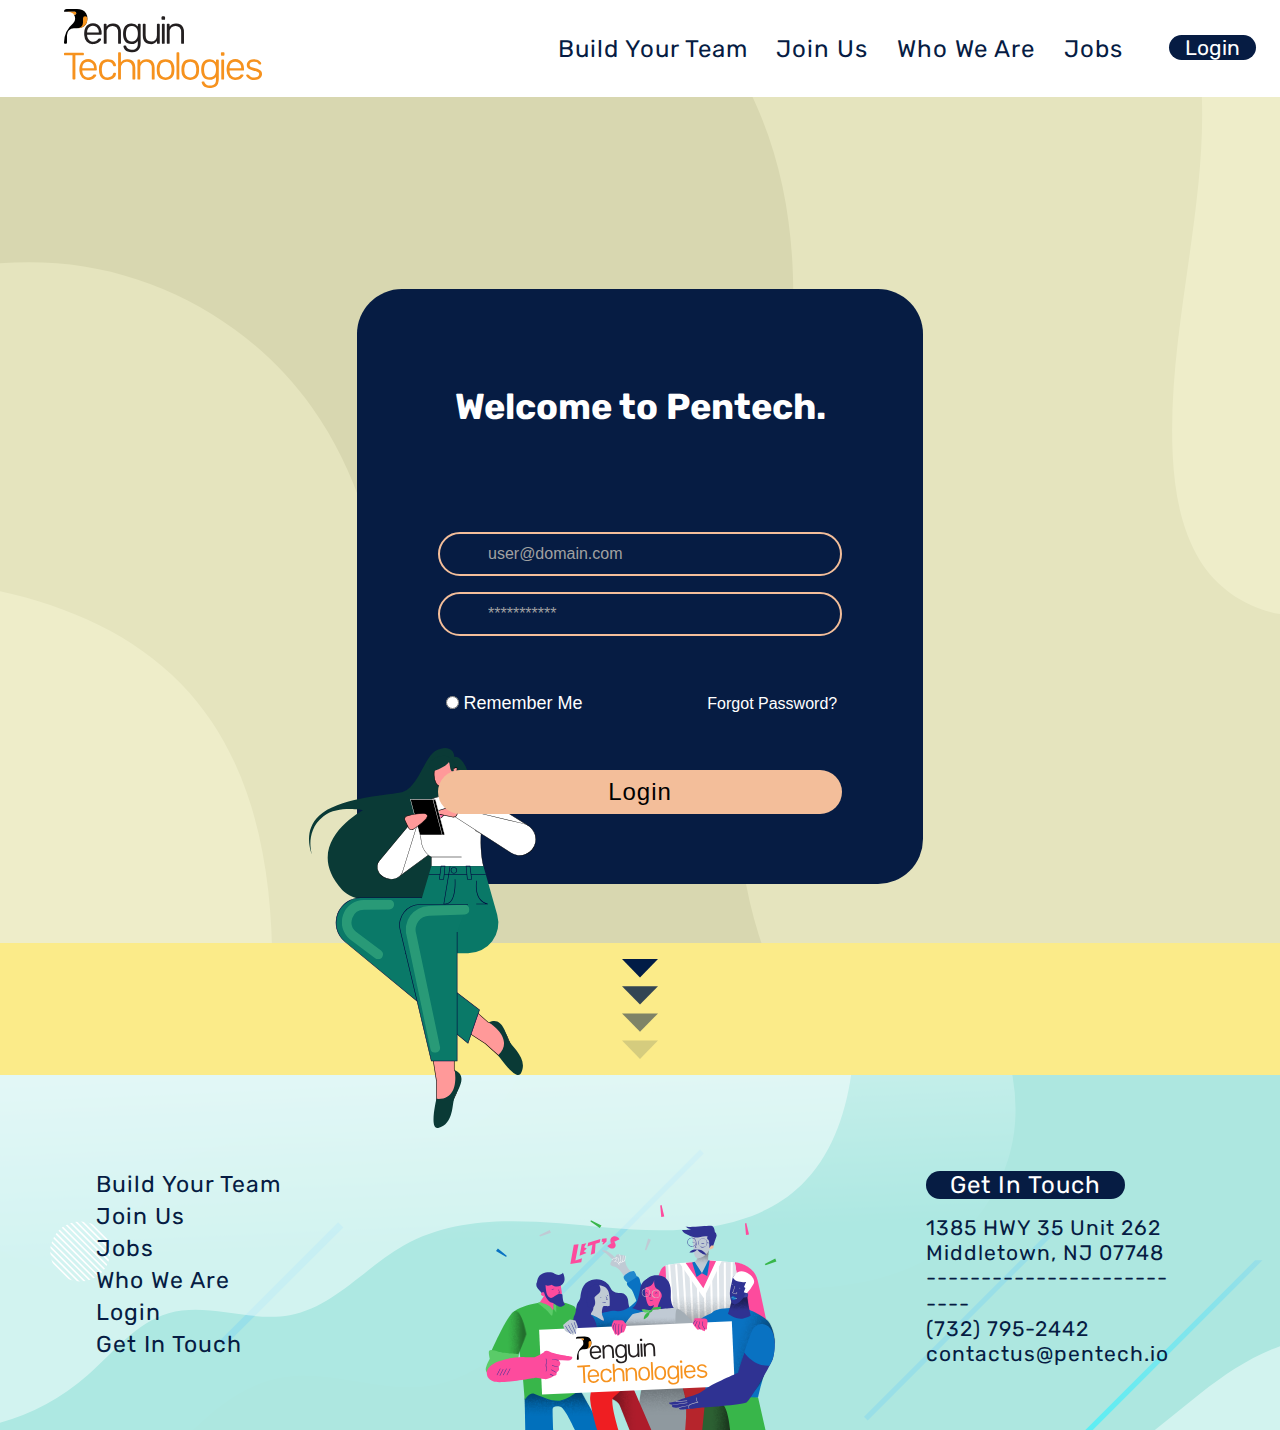
<file: login.html>
<!DOCTYPE html>
<html>

<head>
  <meta charset="utf-8">
  <meta http-equiv="X-UA-Compatible" content="IE=edge">
  <title>Login | Penguin Technologies LLC</title>
  <meta name="description" content="">
  <meta name="viewport" content="width=device-width, initial-scale=1">

  <link rel="stylesheet" href="https://cdnjs.cloudflare.com/ajax/libs/font-awesome/4.7.0/css/font-awesome.min.css">
  <link rel="stylesheet" href="https://stackpath.bootstrapcdn.com/bootstrap/4.4.1/css/bootstrap.min.css"
    integrity="sha384-Vkoo8x4CGsO3+Hhxv8T/Q5PaXtkKtu6ug5TOeNV6gBiFeWPGFN9MuhOf23Q9Ifjh" crossorigin="anonymous">

  <!-- Local style sheet relative to workspace folder -->
  <link rel="stylesheet" href="stylesheets/style.css">
  <link rel="stylesheet" href="stylesheets/login.css">
</head>

<body class="bg-light-green">

  <div class="content position-relative vh-100">
    <!-- HEADER -->
    <nav class="navbar navbar-expand-lg bg-light-green navbar-light nav-height row no-gutters">
      <div class="col-4 row no-gutters logo-padding tablet-logo-width">
        <a class="navbar-brand RubikBold _display_1" href="index.html"><img class="max-width-100 max-height-100"
            src="./assets SVG/Desktop/01-landingpage/logo.svg" /></a>
      </div>

      <button class="navbar-toggler" type="button" id="sidenav_toggle">
        <span class="navbar-toggler-icon"></span>
      </button>

      <div class="collapse navbar-collapse ml-auto col-xl-7 col-8 tablet-menu-width" id="navToggle">
        <ul class="navbar-nav mt-2 mt-lg-0 row no-gutters ml-auto col-12 menu-padding-right justify-content-end">
          <li class="nav-item col-lg-4 row no-gutters build-your-team-nav">
            <a class="nav-link _display_1 RubikRegular text-dark-blue ml-auto mr-0" href="build-your-team.html"> Build
              Your Team </a>
          </li>
          <li class="nav-item col-lg-2 row no-gutters join-us-nav">
            <a class="nav-link _display_1 RubikRegular text-dark-blue ml-auto mr-0" href="join-us.html"> Join Us </a>
          </li>
          <li class="nav-item col-lg-3 row no-gutters who-we-are-nav">
            <a class="nav-link _display_1 RubikRegular text-dark-blue mx-auto" href="who-we-are.html"> Who We Are </a>
          </li>
          <li class="nav-item col-lg-1 row no-gutters jobs-nav">
            <a class="nav-link _display_1 RubikRegular text-dark-blue ml-auto mr-0" href="jobs.html"> Jobs </a>
          </li>
          <li class="nav-item col-lg-2 row no-gutters login-nav ml-3">
            <a class="nav-link rounded text-center login_text_display white-space-no-wrap RubikRegular text-dark-blue ml-auto"
              href="login.html"> <span class="bg-btn px-3 border-radius-25 text-white">Login</span> </a>
          </li>
        </ul>
      </div>
    </nav>


    <!-- Section 1 -->

    <section class="section-1 d-lg-flex d-none position-relative">

      

      <div class="row no-gutters w-100 h-100">

        <div class="login-box rouned bg-btn position-relative mx-auto my-auto">
          

          <div class="row no-gutter">
            <p class="_display_4 RubikBold mx-auto text-white mt-5 pt-5">Welcome to Pentech.</p>
          </div>

          <div class="row no-gutter my-auto h-100">
            <form action="#" class="w-100 mx-5 mt-4 px-5 pt-5">

              <div class="row no-gutters w-100 my-3">
                <input class="input-field login w-100 text-white bg-btn border-pink border-radius-25 py-2 pl-5" type="text" placeholder="user@domain.com" name="usrnm">
              </div>

              <div class="row no-gutters w-100 my-2">
                <input class="input-field password w-100 text-white bg-btn border-pink border-radius-25 py-2 pl-5" type="password" placeholder="***********" name="psw">
              </div>
              <div class="row no-gutters w-100 my-2">
                <span id="error-text" class="d-none text-danger">User Does Not Exist</span>
              </div>

              <div class="row no-gutters mt-5">
                <div class="col-5 px-2">
                  <input type="radio" id="rem-radio" name="rem-radio" class="bg-btn">
                  <label class="text-white _display_6" for="rem-radio">Remember Me</label>
                </div>


                <div class="col-4 ml-auto">
                  <a class="text-white" href="#">Forgot Password?</a>
                </div>

              </div>

              <button id="login-button" type="submit" class="mt-5 py-2 border-0 _display_1 bg-pink text-black w-100 border-radius-25 position-relative z-2">Login</button>
            </form>
          </div>

        </div>

      </div>
      <div class="login-section-break w-100 position-absolute bottom-0 row no-gutters">
    <div class="position-absolute mt-4 row no-gutters desktop-lady-box z-1">
            <img src="assets SVG/Desktop/06-login/illus-01.svg" class="mt-auto mx-auto desktop-lady">
          </div>
    
    <img src="./assets SVG/Desktop/06-login/arrows.svg" class="py-3 mx-auto">
      </div>

    </section>


    <section class="section-1-m d-lg-none position-relative">

      <div class="row no-gutters w-100 justify-content-center">

        <div class="rouned bg-btn mx-sm-auto mx-4 mt-5 border-radius-25 pb-5 ipad-margin">
          
          <div class="position-absolute mt-4 row no-gutters mobile-lady-box z-2">
            <img src="assets SVG/Mobile/06-login/lady.svg" class="mx-auto mobile-lady">
          </div>
          <div class="row no-gutters">
            <p class="_display_4 RubikBold mx-auto text-white pt-4 text-center mx-sm-4 px-2">Welcome to Pentech.</p>
          </div>

          <div class="row no-gutters">
            <form action="#" class="w-100 mx-4 pt-3">

              <div class="row no-gutters w-100 my-3">
                <input class="input-field login w-100 text-white bg-btn border-pink border-radius-25 py-2 pl-5"
                  type="text" placeholder="user@domain.com" name="usrnm">
              </div>

              <div class="row no-gutters w-100 my-2">
                <input class="input-field password w-100 text-white bg-btn border-pink border-radius-25 py-2 pl-5"
                  type="password" placeholder="***********" name="psw">
              </div>

              <div class="row no-gutters my-2 position-absolute">
                <span id="error-text-mobile" class="d-none text-danger">User Does Not Exist</span>
              </div>

              <div class="row no-gutters mt-5">
                <div class="col-12 px-2">
                  <input type="radio" id="rem-radio" name="rem-radio" class="bg-btn">
                  <label class="text-white _display_6" for="rem-radio">Remember Me</label>
                </div>


                <div class="col-12 ml-2 mt-2">
                  <a class="text-white _display_6" href="#">Forgot Password?</a>
                </div>

              </div>

              <button id="login-button-mobile" type="submit"
                class="mt-5 py-2 border-0 _display_1 bg-pink text-black w-100 border-radius-25">Login</button>
            </form>
          </div>

        </div>

      </div>

      <div class="login-section-break w-100 position-absolute bottom-0 row no-gutters">
        <img src="./assets SVG/Mobile/06-login/arrows.svg" class="py-3 mx-auto">
      </div>
    </section>

    <!-- Footer -->

    <section class="row no-gutters footer d-lg-flex d-none">

      <div class="row no-gutters col-12">
        <div class="col-4">
          <ul class="nav flex-column p-5 mx-5 mt-5">
            <li class="">
              <a class="footer-links RubikRegular mx-auto text-dark-blue" href="build-your-team.html"> Build Your Team
              </a>
            </li>
            <li class="mt-1">
              <a class="footer-links RubikRegular mx-auto text-dark-blue" href="join-us.html"> Join Us </a>
            </li>
            <li class="mt-1">
              <a class="footer-links RubikRegular mx-auto text-dark-blue" href="jobs.html"> Jobs </a>
            </li>
            <li class="mt-1">
              <a class="footer-links RubikRegular mx-auto text-dark-blue" href="who-we-are.html"> Who We Are </a>
            </li>
            <li class="mt-1">
              <a class="footer-links RubikRegular mx-auto text-dark-blue" href="login.html"> Login </a>
            </li>
            <li class="mt-1">
              <a class="footer-links RubikRegular mx-auto text-dark-blue" href="get-in-touch.html"> Get In Touch </a>
            </li>
          </ul>

        </div>

        <div class="col-4 position-relative">
          <div class="row no-gutters h-100">
            <img src="./assets SVG/Desktop/01-landingpage/illus-footer.svg" class="mt-auto mx-auto">

          </div>
        </div>

        <div class="col-4 d-flex align-items-end">
          <div class="col-12 d-flex justify-content-end">
            <ul class="nav flex-column mx-5 mt-5 p-5 align-items-start">
              <li class="row no-gutters">
                <a class="_display_1 RubikRegular text-white bg-btn border-radius-25 px-4" href="get-in-touch.html">
                  Get
                  In Touch </a>
              </li>
              <li class="row no-gutters pt-3">
                <p class="_display_1 RubikRegular text-dark-blue" href="#">
                  <span class="footer-address RubikRegular mx-auto text-dark-blue row no-gutters">1385 HWY 35
                    Unit 262</span>
                  <span class="row no-gutters footer-address">Middletown, NJ 07748</span>
                  <span class="row no-gutters footer-address">--------------------------</span>
                  <span class="row no-gutters footer-address"> (732) 795-2442 </span>
                  <span class="row no-gutters footer-address">contactus@pentech.io</span>
                </p>
              </li>
            </ul>
          </div>

        </div>
      </div>

    </section>

    <!-- Mobile Footer -->
    <section class="row no-gutters footer-mb d-lg-none ">

      <div class="no-gutters col-12 mt-5">
        <div class="col-12 mt-4">
          <ul class="nav">
            <li class="px-4 py-2 w-100">
              <a class="_display_1 RubikRegular mx-auto text-dark-blue" href="build-your-team.html"> Build Your Team
              </a>
            </li>
            <li class="px-4 py-2 w-100">
              <a class="_display_1 RubikRegular mx-auto text-dark-blue" href="join-us.html"> Join Us </a>
            </li>
            <li class="px-4 py-2 w-100">
              <a class="_display_1 RubikRegular mx-auto text-dark-blue" href="jobs.html"> Jobs </a>
            </li>
            <li class="px-4 py-2 w-100">
              <a class="_display_1 RubikRegular mx-auto text-dark-blue" href="who-we-are.html"> Who We Are </a>
            </li>
            <li class="px-4 py-2 w-100">
              <a class="_display_1 RubikRegular mx-auto text-dark-blue" href="login.html"> Login </a>
            </li>
            <li class="mx-4 my-4 py-2 w-100 text-center bg-btn border-radius-25">
              <a class="_display_1 RubikRegular mx-auto text-white" href="get-in-touch.html"> Get In Touch </a>
            </li>
          </ul>

        </div>
        <div class="row no-gutters">

          <ul class="nav mx-auto text-center">

            <li class="row no-gutters pt-3">
              <p class="_display_1 RubikRegular text-dark-blue text-center row no-gutters" href="#">
                <span class="_display_5 RubikRegular w-100 text-center text-dark-blue">1385 HWY 35 Unit 262</span>
                <span class="w-100 text-center _display_5">Middletown, NJ 07748</span>
                <span class="_display_5 w-100 text-center">--------------------------</span>
                <span class="w-100 text-center _display_5 mx-auto"> (732) 795-2442 </span>
                <span class="w-100 text-center _display_5">contactus@pentech.io</span>
              </p>
            </li>
          </ul>
        </div>
      </div>


      <div class="col-12 row no-gutters">
        <img class="mx-auto mt-auto max-width-100 max-height-100"
          src="./assets SVG/Mobile/01-landingpage/illus-footer.svg" />
      </div>
    </section>

  </div>
  <div class="sidenav-container collapse">
    <!-- Sidebar-->
    <div class="border-end row no-gutters w-100 ml-auto sidenav-bg sidenav" id="sidebar-wrapper">

      <div class="list-group list-group-flush w-100 sidenav-bg pt-5">
        <a class="list-group-item list-group-item-action list-group-item-light p-4  _display_1 RubikRegular sidenav-bg border-0"
          href="./build-your-team.html">Build Your Team</a>
        <a class="list-group-item list-group-item-action list-group-item-light p-4  _display_1 RubikRegular sidenav-bg border-0"
          href="./join-us.html">Join Us</a>
        <a class="list-group-item list-group-item-action list-group-item-light p-4  _display_1 RubikRegular sidenav-bg border-0"
          href="./who-we-are.html">Who We Are</a>
        <a class="list-group-item list-group-item-action list-group-item-light p-4  _display_1 RubikRegular sidenav-bg border-0"
          href="./jobs.html">Jobs</a>
        <a class="list-group-item list-group-item-action list-group-item-light p-5  _display_1 RubikRegular sidenav-bg border-0"
          href="./login.html">
          <p class="_display_1 RubikRegular bg-btn border-radius-25 px-5 py-3 text-white text-center">Login</p>
        </a>
      </div>
    </div>
  </div>
  <script src="" async defer></script>
  <!-- jQuery first, then Popper.js, then Bootstrap JS -->
  <script src="https://code.jquery.com/jquery-3.4.1.slim.min.js"
    integrity="sha384-J6qa4849blE2+poT4WnyKhv5vZF5SrPo0iEjwBvKU7imGFAV0wwj1yYfoRSJoZ+n"
    crossorigin="anonymous"></script>
  <script src="https://cdn.jsdelivr.net/npm/popper.js@1.16.0/dist/umd/popper.min.js"
    integrity="sha384-Q6E9RHvbIyZFJoft+2mJbHaEWldlvI9IOYy5n3zV9zzTtmI3UksdQRVvoxMfooAo"
    crossorigin="anonymous"></script>
  <script src="https://stackpath.bootstrapcdn.com/bootstrap/4.4.1/js/bootstrap.min.js"
    integrity="sha384-wfSDF2E50Y2D1uUdj0O3uMBJnjuUD4Ih7YwaYd1iqfktj0Uod8GCExl3Og8ifwB6"
    crossorigin="anonymous"></script>
  <script src="js/sidenav.js"></script>
  <script src="js/scripts.js"></script>
</body>

</html>
</file>
<file: stylesheets/style.css>
@font-face {
    font-family: 'Rubik-Regular';
    src: url('../fonts/Rubik-Regular.ttf') ;
    font-weight: normal;
    font-style: normal;
}

@font-face {
    font-family: 'Rubik-Light';
    src: url('../fonts/Rubik-Light.ttf') ;
    font-weight: normal;
    font-style: normal;
}

@font-face {
    font-family: 'Rubik-Bold';
    src: url('../fonts/Rubik-Bold.ttf') ;
    font-weight: normal;
    font-style: normal;
}

@font-face {
    font-family: 'Rubik-Extra-Bold';
    src: url('../fonts/Rubik-ExtraBold.ttf') ;
    font-weight: normal;
    font-style: normal;
}

.bg-light-green{
    background-color: #FFFFFF !important;
}

.PTMonoRegular{
    font-family: PTMonoRegular;
}

.PTSansRegular{
    font-family: PTSansRegular;
}

.PTMonoBold{
    font-family: PTMonoBold;
}

.PTSansBold{
    font-family: PTSansBold;
}

.RubikRegular{
    font-family: Rubik-Regular;
}

.RubikLight{
    font-family: Rubik-Light;
}

.RubikBold{
    font-family: Rubik-Bold;
}

.RubikExtraBold{
    font-family: Rubik-Extra-Bold;
}

._display_1{
    line-height: 28px;
    font-size: 24px;
    letter-spacing: 1px;
}

._display_1_0{
    line-height: 28px;
    font-size: 24px;
    letter-spacing: 0px;
}

.display_1_plus{
    line-height: 48px;
    font-size: 24px;
    letter-spacing: 0px;
}

._display_2{
    line-height: 28.8px;
    font-size: 24px;
    letter-spacing: 1px;
}

._display_2_plus{
    line-height: 30px;
    font-size: 21px;
    letter-spacing: 0px;
}

._display_3{
    line-height: 58px;
    font-size: 43px;
    letter-spacing: 1px;
}

._display_4{
    line-height: 43px;
    font-size: 36px;
    letter-spacing: 0px;
}

._display_5{
    line-height: 30px;
    font-size: 20px;
    letter-spacing: 0px;
}

._display_6{
    line-height: 21px;
    font-size: 18px;
    letter-spacing: 0px;   
}

._display_7{
    line-height: 42px;
    font-size: 32px;
    letter-spacing: 0px;   
}

._display_8{
    line-height: 20px;
    font-size: 22px;
    letter-spacing: 0px;   
}

._display_9{
    line-height: 34px;
    font-size: 28px;
    letter-spacing: 0px;
}

._display_10{
    line-height: 14px;
    font-size: 16px;
    letter-spacing: 0px;
}

._display_11{
    line-height: 14px;
    font-size: 14px;
    letter-spacing: 0px;
}

._display_main_heading{
    font-size: 48px;
    line-height: 58px;
    letter-spacing: 0.1px;
}

._display_points{
    font-size: 24px;
    line-height: 43.2px;
    letter-spacing: 0px;
}

.login_text_display{
    line-height: 25.2px;
    font-size: 21px;
    letter-spacing: 0px;   
}

.nav-height{
    height: 97px;
}

.text-dark-blue{
    color: #061C43 !important;
}

.bg-btn{
    background-color: #061C43 !important;
}

.footer-links{
    font-size: 23px;
    line-height: 27.6px;
    letter-spacing: 1px;
}

.footer-address{
    font-size: 21px;
    line-height: 25.2px;
    letter-spacing: 1px;
}

.footer{
    background-image: url('../assets SVG/Desktop/backgrounds/bg-footer.svg');
    background-repeat: no-repeat;
    background-size: cover;
    background-position: center;
    height: auto;
}


.footer-mb{
    background-image: url('../assets SVG/Mobile/backgrounds/bg-footer.png');
    background-repeat: no-repeat;
    background-size: cover;
    background-position: center;
    height: auto;
}

.border-radius-25{
    border-radius: 35px;
}

.border-pink{
    border: 2px solid #F3BE9A !important;
}

.bg-pink{
    background-color: #F3BE9A;
}

.bg-yellow{
    background-color: #FFCC00;
}

.job-circle{
    height: 295px;
    width: 295px;
    border-radius: 50%;
}


.z-3{
    z-index: 3;
}

.z-2{
    z-index: 2;
}

.bottom-0{
    bottom: 0;
}

.overflow-scroll{
    overflow:   scroll;
}

.carousal{
    width: 100% !important;
    overflow-x: hidden;
    overflow-y: hidden;
    white-space: nowrap;
}

.w-10{
    width: 10%;
}

.right-0{
    right: 0;
}

.max-width-1366px{
    max-width: 1366px;
}

.sidenav-bg{
    background-color: #D3E5E3;
}

.sidenav{
    width: 80%;
    height: 100vh;
    transition: 2s;
}

.left-0{
    left: 0;
}

.max-width-inherit{
    max-width: -webkit-fill-available;
}

.white-space-no-wrap{
    white-space: nowrap;
}

.top-0{
    top: 0;
}


.sidenav-container{
    top: 0;
    position: fixed;
    right: 0;
    width: 50%;
    z-index: 4;
    transition: .5s;
}

.left-80{
    left: -50%;
  }


.max-width-100{
    max-width: 100%;
}

.max-height-100{
    max-height: 100%;
}

.section-arrow{
    left: 50%;
    bottom: 18px;
}

.section-arrow-bg{
    background-image: url('../assets SVG/Desktop/01-landingpage/arrow-bg-01.svg');
    background-repeat: no-repeat;
    background-size: cover;
    background-position: center;
}

.bg-arrow-fix-height{
    height: 135px;
}

.bg-home{
    background-image: url('../assets SVG/Desktop/backgrounds/01-bg-landing.svg');
    background-repeat: no-repeat;
    background-size: cover;
    background-position: center;
}


.bg-join-us{
    background-image: url('../assets SVG/Desktop/backgrounds/02-bg-joinus.svg');
    background-repeat: no-repeat;
    background-size: cover;
    background-position: center;
}

.bg-jobs{
    background-image: url('../assets SVG/Desktop/backgrounds/03-bg-jobs.svg');
    background-repeat: no-repeat;
    background-size: cover;
    background-position: center;
}

.bg-build-ur-team{
    background-image: url('../assets SVG/Desktop/backgrounds/05-bg-buildurteam.svg');
    background-repeat: no-repeat;
    background-size: cover;
    background-position: center;
}

.bg-who-we-are{
    background-image: url('../assets SVG/Desktop/backgrounds/04-bg-whoweare.svg');
    background-repeat: no-repeat;
    background-size: cover;
    background-position: center;
}


.circle-section-max-width{
    width: 32.7%;
}

.login-section-break{
    background-image: url("../assets SVG/Desktop/06-login/bg-arrow.svg");
    background-repeat: no-repeat;
    background-size: cover;
    background-position: center;
}

.bg-section-break{
    background-image: url("../assets SVG/Desktop/01-landingpage/arrow-bg-02.svg");
    background-repeat: no-repeat;
    background-size: cover;
    background-position: center;
}

.text-decoration-none:hover{
    text-decoration: none;
}

.left-arrow{
    left: 25px;
    top: -80px;
}

.right-arrow{
    right: 25px;
    top: -80px;
}

.build-your-team-nav{
    width: 238px !important;
    max-width: 238px !important;
}

.join-us-nav{
    width: 120px !important;
    max-width: 120px !important;
}

.who-we-are-nav{
    width: 180px !important;
    max-width: 180px !important;
}

.jobs-nav{
    width: 59px !important;
    max-width: 59px !important;
}

.login-nav{
    width: 133px !important;
    max-width: 133px !important;
}

.logo-padding{
    padding-left: 3rem !important;
}

.menu-padding-right{
    padding-right: 3rem;
}

@media screen and (max-width: 1200px) {
    ._display_2_plus{
        font-size: 18px;
    }
    .circle-section-max-width{
        width: 50%;
    }
    ._display_2{
        line-height: 28.8px;
        font-size: 22px;
        letter-spacing: 1px;
    }
}

@media screen and (max-width: 1400px) {
    .build-your-team-nav{
        width: 219px !important;
        max-width: 219px !important;
    }

    .tablet-logo-width{
        max-width: 25% !important;
    }
    .tablet-menu-width{
        max-width: 75% !important;
    }

    .menu-padding-right{
        padding-right: 0px;
    }


}

@media only screen and (max-width: 991px) {

    .bg-who-we-are{
        background-image: url('../assets SVG/Mobile/backgrounds/04-bg-whoweare.svg');
        background-repeat: no-repeat;
        background-size: cover;
        background-position: center;
    }

    .bg-jobs{
        background-image: url('../assets SVG/Mobile/backgrounds/03-bg-jobs.svg');
        background-repeat: no-repeat;
        background-size: cover;
        background-position: center;
    }
    
    .bg-home{
        background-image: url('../assets SVG/Mobile/backgrounds/01-bg-landing.svg');
        background-position: initial;
    }

    .bg-join-us{
        background-image: url('../assets SVG/Mobile/backgrounds/02-bg-joinus.svg');   
    }
    
    .circle-section-max-width{
        width: 100%;
    }
}



@media only screen and (max-width: 700px) {

    .logo-padding{
        padding-left: 0 !important;
    }
    
    .circle-section-max-width{
        width: 100%;
    }

    .job-circle{
        height: 235px;
        width: 235px;
    }

    ._display_2 {
        line-height: 28px;
        font-size: 18px;
        letter-spacing: 1px;
    }
    .tablet-logo-width{
        max-width: 50% !important;
    }

    .sidenav-container{
        width: 80%;
    }
    
    .left-80{
        left: -80%;
      }
    
}
</file>
<file: stylesheets/home.css>
.section-1{
    background-image: url('../assets SVG/Desktop/backgrounds/01-bg-landing.svg');
    background-repeat: no-repeat;
    background-size: cover;
    background-position: center;
    min-height: 750px;
}

.section-mb-1{
    background-repeat: no-repeat;
    background-size: 100% 100%;
    background-position: center;
    min-height: 715px;
}

.section-2{
    background-repeat: no-repeat;
    background-size: cover;
    background-position: center;
    min-height: 675px;
}

.section-2-mb{
    background-repeat: no-repeat;
    background-size: 100% 100%;
    background-position: center;
    min-height: 1145px;
}


.hero-title{
    max-height: 300px;
}

.section2-title{
    max-height: 115px;
}


.section-3-mb{
    background-repeat: no-repeat;
    background-size: cover;
    background-position: center;
    height: 675px;
}


.section-3{
    background-repeat: no-repeat;
    background-size: cover;
    background-position: center;
    height: 670px;
}


.section-3-true-height{
    height: 81%;
}

.section-3-true-width{
    width: 5%;
}

.left-arrow{
    left: 25px;
    top: -80px;
}

.right-arrow{
    right: 25px;
    top: -80px;
}

#carousal_mobile{
    display: none;
}

.second-image-position{
    bottom: -12%;
}

.first-image-position{
    bottom: 0;
}

@media only screen and (max-width: 1000px) {
    .second-image-position{
        bottom: -2%;
    }
    .first-image-position{
        bottom: 64px;
    }

    .section-3{
        height: 589px;
    }
}

@media only screen and (max-width: 800px) {
    .mobile-d-none{
        display: none;
    }
    .section-3-true-width{
        width: 10%;
    }
    
    .left-arrow{
        top: -140px;
        left: 15px;
    }
    
    .right-arrow{
        top: -140px;
        right: 15px;
    } 
    
    #carousal_mobile{
        display: block;
        height: 87% !important;
    }

    #carousal{
        display: none;
    }

    .mobile-person-svg{
        position: relative !important;
    }

    .mobile-person-svg-container{
        width: 100%;
        display: flex;
        justify-content: center;
        position: absolute;
        bottom: -45px;
    }

    .section-3{
        height: 770px;
    }
    /* .apply-btn-m{
        width: 100%;
        top: 20px;
    } */
}
</file>
<file: stylesheets/buiild-your-team.css>
.section-1{
    background-repeat: no-repeat;
    background-size: cover;
    background-position: center;
    min-height: 1342px;
}

.section-2{
    background-repeat: no-repeat;
    background-size: cover;
    background-position: center;
    min-height: 1050px;
}


.section-1-m{
    background-repeat: no-repeat;
    background-size: 100% 100%;
    background-position: center;
    height: 1500px;
}

.section-2-m{
    background-repeat: no-repeat;
    background-size: 100% 100%;
    background-position: center;
    height: 1140px;
}

.hero-title{
    height: 180px;
}

.left-3{
    left: -32px;
}

.bottom-328{
    bottom: 328px;
}

.min-height-450{
    min-height: 450px;
}

@media screen and (max-width: 1400px) {
    .section-2{
        min-height: 920px;
    }
}

@media screen and (max-width: 1200px) {
    .left-3{
        left: -26px;
    }

    .ipad-margin{
        margin-top: 230px;
    }
    .section-2{
        min-height: 1050px;
    }
}



@media screen and (max-width: 1000px) {
    .left-3{
        left: -22px;
    }
    .section-2{
        min-height: 980px;
    }
}

@media screen and (max-width: 800px) {
    .section-1-m{
        height: 1570px;
    }
    .section-2-m{
        height: 1140px;
    }

    .ipad-second-image-width{
        width: 100%;
    }
}



@media screen and (max-width: 600px) {
    .section-1-m{
        height: 1840px;
    }
    .section-2-m{
        height: 1140px;
    }

    .ipad-second-image-width{
        width: 100%;
    }
    .drones-top{
        top: -50px !important;
    }
}

@media screen and (max-width: 450px) {
    .section-1-m{
        height: 2100px;
    }
  
    .ipad-second-image-width{
        width: 100%;
    }

    .drones-top{
        top: -50px !important;
    }

}

@media screen and (max-width: 380px){
    .drones-top{
        top: 50px !important;
    }
}

@media screen and (width: 320px){
    .section-1-m{
        height: 2300px;
    }

    .drones-top{
        top: 15px !important;
    }
}
</file>
<file: stylesheets/get-in-touch.css>
.section-1{
    background-image: url('../assets SVG/Desktop/backgrounds/07-bg-getintouch.svg');
    background-repeat: no-repeat;
    background-size: cover;
    background-position: center;
    height: 1250px;
}

.section-1-m{
    background-image: url('../assets SVG/Mobile/backgrounds/07-bg-getintouch.svg');
    background-repeat: no-repeat;
    background-size: cover;
    background-position: center;
    height: 1250px;
}


.intouch-box{
    height: auto;
    width: 566px;
    border-radius: 45px;
}


.input-field::placeholder {
    color: white;
}

.input-box{
    height: 345px;
}

.letter-man-img{
    height: 212px;
    width: 172px;
}

.letter-man-div{
    display: none;
}

.letter-div{
    width: 500px;
}

@media screen and (min-height: 1600px){
    .section-1.d-lg-block.d-none.position-relative{
        height: calc(100vh - 95px - 329px);
    }
    .mx-auto.letter-div.mt-5{
        display: none;
    }

    .letter-man-div{
        display: block;
    }
}
</file>
<file: stylesheets/jobs.css>
.section-1{
    background-repeat: no-repeat;
    background-size: cover;
    background-position: center;
    min-height: 555px;
}

.section-2{
    background-repeat: no-repeat;
    background-size: cover;
    background-position: center;
    min-height: 600px;
}

.hero-title{
    max-height: 300px;
}

.section2-title{
    max-height: 115px;
}

.section-2-true-height{
    height: 400px;
}

.section-1-mb{
    background-repeat: no-repeat;
    background-size: 100% 100%;
    background-position: center;
    height: 708px;
}

.section-2-mb{
    background-repeat: no-repeat;
    background-size: 100% 100%;
    background-position: center;
    height: 666px;
}

.section-3-true-height{
    height: 81%;
}

.section-3-true-width{
    width: 5%;
}

.left-arrow{
    left: 25px;
    top: 60px;
}

.right-arrow{
    right: 25px;
    top: 60px;
}

.mt-8{
    margin-top: 8rem !important;
}

.search-max-width{
    max-width: 65%;
}

.join-btn-hide{
    display: none;
}


.mic-boy-position{
    left: 24%;
}

#carousal_mobile{
    display: none;
}

#jobs_input{
    max-width: 600px;
}



@media screen and (max-width: 1600px) {
    
    .search-title-width{
        max-width: 34% !important;
        flex: 0 0 34%;
    }

    .search-input-width{
        max-width: 66% !important;
        flex: 0 0 66%;
    }

    .search-max-width{
        max-width: 70%;
    }
}

@media screen and (max-width: 1100px) {
    ._display_4{
        line-height: 42px;
        font-size: 32px;
        letter-spacing: 0px
    }

    .search-title-width{
        max-width: 40% !important;
        flex: 0 0 40%;
    }

    .search-input-width{
        max-width: 60% !important;
        flex: 0 0 60%;
    }
}

@media screen and (max-width: 800px){

    .section-2{
        min-height: 700px;
    }

    .left-arrow{
        top: 8%;
        left: 10px;
    }
    
    .right-arrow{
        top: 8%;
        right: 10px;
    }
    .section-3-true-width {
        width: 10%;
    }
    .mic-boy-position{
        left: 20px;
    }

    .mt-8{
        margin-top: 10rem !important;
    }

    #carousal_mobile{
        display: block;
        height: 87% !important;
    }

    #carousal{
        display: none;
    }

    .search-title-width{
        max-width: 50% !important;
        flex: 0 0 50%;
    }

    .search-input-width{
        max-width: 50% !important;
        flex: 0 0 50%;
    }
}

@media screen and (min-height: 1500px){
    .bottom-0.bg-section-break.row.no-gutters.w-100.position-relative{
        margin-top: calc(100vh - 1502px) !important;
    }
}
</file>
<file: stylesheets/join-us.css>
html{
    scroll-behavior: smooth;
}

.section-1{
    background-repeat: no-repeat;
    background-size: cover;
    background-position: center;
    min-height: 870px;
}

.section-2{
    background-repeat: no-repeat;
    background-size: cover;
    background-position: center;
    min-height: 975px;
}

.hero-title{
    max-height: 300px;
}

.section2-title{
    max-height: 115px;
}


.section-1-mb{
    background-repeat: no-repeat;
    background-size: 100% 100%;
    background-position: center;
    min-height: 788px;
}

.section-2-mb{
    background-repeat: no-repeat;
    background-size: 100% 100%;
    background-position: center;
}

.bottom-100{
    bottom: 100px;
}

@media screen and (max-width: 1400px) {
    .section-2{
        min-height: 1100px;
    }
}
</file>
<file: stylesheets/login.css>
.section-1{
    background-image: url('../assets SVG/Desktop/backgrounds/06-bg-login.svg');
    background-repeat: no-repeat;
    background-size: cover;
    background-position: center;
    min-height: 978px;
    height: calc(100vh - 95px - 329px);
}


.section-1-m{
    background-image: url('../assets SVG/Mobile/backgrounds/06-bg-login.svg');
    background-repeat: no-repeat;
    background-size: cover;
    background-position: center;
    height: 720px;
}

.login-box{
    min-height: 595px;
    min-width: 566px;
    border-radius: 45px;
}


.input-field::placeholder {
    color: rgb(161, 161, 161);
}

.input-field.login{
    background-size:  20px;
    background-repeat: no-repeat;
    background-position-y: center;
    background-position-x: 15px;
}

.input-field.password{
    background-size:  20px;
    background-repeat: no-repeat;
    background-position-y: center;
    background-position-x: 15px;
}

.desktop-lady{
    height: 382px;
    width: 227px;
}

.desktop-lady-box{
    width: 50%;
    height: 328px;
    bottom: 0;
    left: 8%;
}

.mobile-lady{
    height: 165px;
    width: 98px;
}

.mobile-lady-box{
    width: 25%;
    height: 28%;
    bottom: -7px;
    left: 0px;
}

@media screen and (width: 768px) {
    .mobile-lady-box{
        left: 48px;
    }
    .ipad-margin{
        margin-top: 100px !important;
    }
}
</file>
